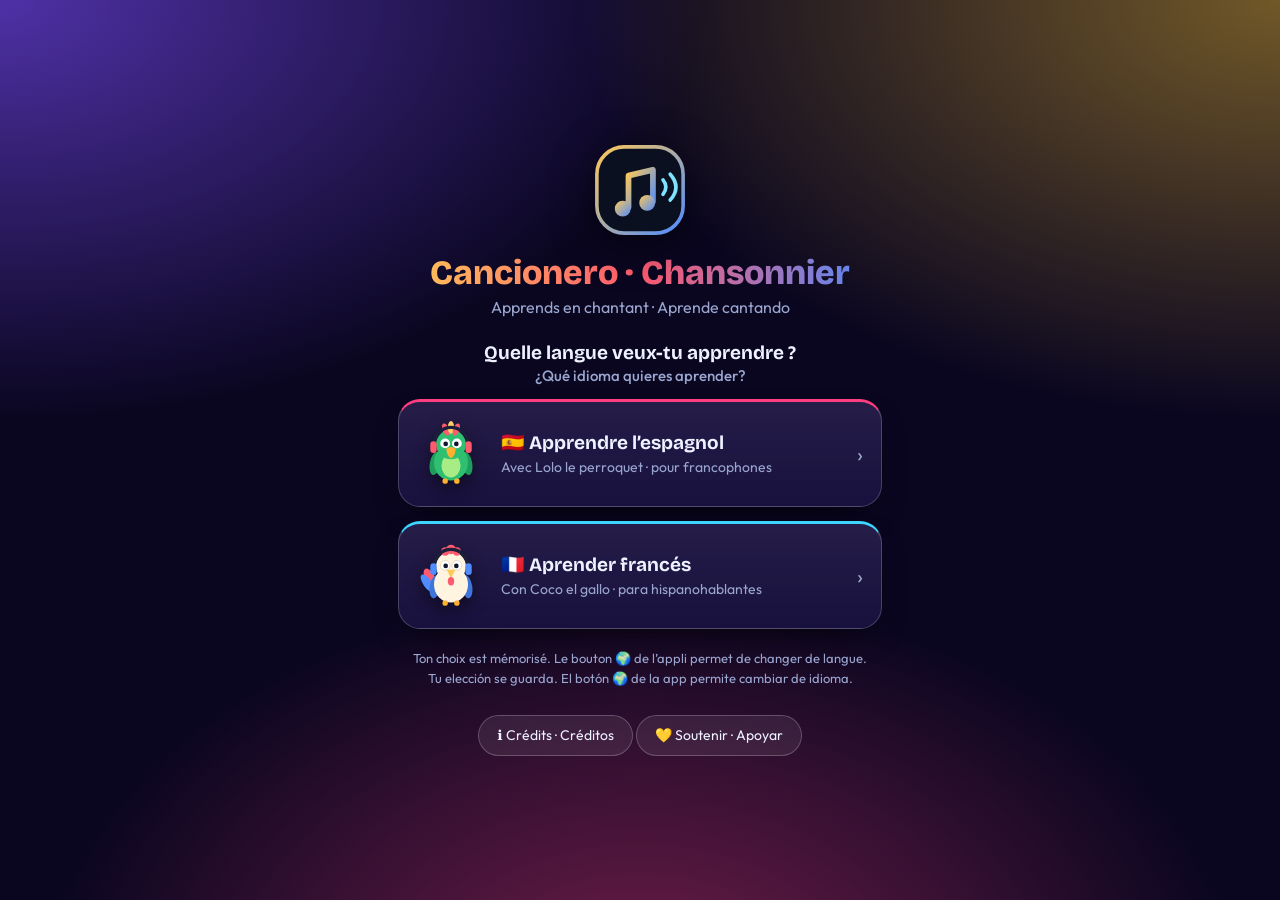
<file: index.html>
<!DOCTYPE html>
<html lang="fr">
<head>
<meta charset="utf-8">
<meta name="viewport" content="width=device-width, initial-scale=1, viewport-fit=cover">
<meta name="theme-color" content="#0b1020">
<script src="config.js"></script><link rel="manifest" href="manifest.webmanifest"><link rel="apple-touch-icon" href="icon-192.png">
<title>Cancionero · Chansonnier</title>
<link rel="preconnect" href="https://fonts.googleapis.com"><link href="https://fonts.googleapis.com/css2?family=Bricolage+Grotesque:opsz,wght@12..96,500;12..96,700;12..96,800&family=Outfit:wght@400;500;600&display=swap" rel="stylesheet">
<style>
:root{--bg:#0a0620;--sf:#18103d;--tx:#eef1ff;--mu:#9aa6cf;--bd:#3b2c7e;color-scheme:dark;box-sizing:border-box;padding-top:env(safe-area-inset-top,0px);padding-bottom:env(safe-area-inset-bottom,0px)}
*{box-sizing:border-box}html{height:100%}
body{margin:0;min-height:100%;display:grid;place-items:center;color:var(--tx);font:16px/1.5 'Outfit',system-ui,sans-serif;background:radial-gradient(700px 420px at 100% 0,rgba(255,201,51,.42),transparent),radial-gradient(700px 420px at 0 0,rgba(124,77,255,.6),transparent),radial-gradient(600px 400px at 50% 110%,rgba(255,61,129,.42),transparent),var(--bg)}
.w{width:100%;max-width:520px;padding:24px 18px;text-align:center}
.logo{width:92px;height:92px;filter:drop-shadow(0 10px 20px rgba(0,0,0,.5));animation:flt 3.5s ease-in-out infinite}
h1{font:800 34px 'Bricolage Grotesque',Georgia,serif;margin:10px 0 2px;background:linear-gradient(90deg,#ffc857,#ff5a6e,#4f8cff);-webkit-background-clip:text;background-clip:text;color:transparent}
.sub{color:var(--mu);margin:0 0 22px}
.q{font:700 19px 'Bricolage Grotesque',Georgia,serif;margin:0 0 14px}.q small{display:block;font:500 15px 'Outfit',sans-serif;color:var(--mu);margin-top:2px}
.lc{border-radius:26px;display:flex;align-items:center;gap:16px;text-align:left;padding:18px;margin:14px 0;background:linear-gradient(180deg,rgba(255,255,255,.06),transparent),var(--sf);border:1px solid rgba(255,255,255,.2);border-top:3px solid #ff3d81;border-radius:22px;color:var(--tx);text-decoration:none;box-shadow:0 14px 36px -18px #000;transition:transform .2s,border-color .2s;animation:up .6s backwards}
.lc:nth-of-type(2){animation-delay:.12s;border-top-color:#3dd6ff}.lc:hover,.lc:focus-visible{transform:translateY(-3px);border-color:#7c8cff}.lc:active{transform:scale(.97)}
.fl{width:68px;height:68px;flex:none;animation:flt 3.6s ease-in-out infinite}.fl svg{width:100%;height:100%;filter:drop-shadow(0 6px 8px rgba(0,0,0,.45))}.fl .eye{transform-box:fill-box;transform-origin:center;animation:blink 5s infinite}.lc:nth-of-type(2) .fl{animation-delay:-1.5s}@keyframes blink{0%,93%,100%{transform:scaleY(1)}96%{transform:scaleY(.1)}}.lc b{display:block;font:700 19px 'Bricolage Grotesque',Georgia,serif}.lc span{color:var(--mu);font-size:14px}.ar{margin-left:auto;font-size:22px;color:var(--mu)}
.note{color:var(--mu);font-size:13px;margin-top:20px}
@keyframes up{from{opacity:0;transform:translateY(16px)}to{opacity:1;transform:none}}@keyframes flt{0%,100%{transform:translateY(0) rotate(-3deg)}50%{transform:translateY(-6px) rotate(3deg)}}
@media (prefers-reduced-motion:reduce){*{animation:none!important;transition:none!important}}
.cr{margin-top:14px;background:rgba(255,255,255,.08);border:1px solid rgba(255,255,255,.22);color:var(--tx);padding:9px 18px;border-radius:99px;font:inherit;font-size:14px;cursor:pointer;transition:transform .2s}.cr:hover{transform:translateY(-2px)}
#crm{position:fixed;inset:0;z-index:50;background:rgba(5,2,20,.82);display:grid;place-items:center;padding:14px}#crm[hidden]{display:none}
#crm .p{width:100%;max-width:520px;max-height:100%;overflow:auto;background:linear-gradient(150deg,rgba(255,255,255,.1),rgba(255,255,255,.02)),var(--sf);border:1px solid rgba(255,255,255,.2);border-top:3px solid #ff3d81;border-radius:22px;padding:18px;text-align:left;animation:up .35s}
#crm h2{font:800 24px 'Bricolage Grotesque',Georgia,serif;margin:0}#crm h3{font:700 16px 'Bricolage Grotesque',Georgia,serif;margin:16px 0 4px;color:#ffc933}
#crm p,#crm li{font-size:14.5px;line-height:1.5;color:#e4defc;margin:4px 0}#crm ul{padding-left:18px;margin:4px 0}
#crm .top{display:flex;justify-content:space-between;align-items:center;gap:8px}#crm .lsw{display:flex;gap:6px;margin:10px 0 2px}
#crm .lsw button,#crm .x{border:1px solid rgba(255,255,255,.25);background:rgba(255,255,255,.07);color:var(--tx);border-radius:12px;padding:6px 12px;font:inherit;font-size:13px;cursor:pointer}
#crm .lsw button.on{background:linear-gradient(135deg,#7c4dff,#ff3d81);border-color:transparent}
#crm .ver{margin-top:14px;font-size:12px;color:var(--mu);text-align:center}
</style>
</head>
<body>
<main class="w">
<svg class="logo" viewBox="0 0 64 64" aria-label="Logo"><defs><linearGradient id="lg" x1="0" y1="0" x2="1" y2="1"><stop offset="0" stop-color="#ffc857"/><stop offset="1" stop-color="#4f8cff"/></linearGradient></defs><rect x="2" y="2" width="60" height="60" rx="19" fill="#0b1020" stroke="url(#lg)" stroke-width="2.5"/><path d="M24 44V22l17-4v22" fill="none" stroke="url(#lg)" stroke-width="4" stroke-linecap="round" stroke-linejoin="round"/><circle cx="20" cy="45" r="5.5" fill="url(#lg)"/><circle cx="37" cy="41" r="5.5" fill="url(#lg)"/><path d="M48 25q4 5 0 10" fill="none" stroke="#7de3ff" stroke-width="2.5" stroke-linecap="round"/><path d="M53 21q8 9 0 18" fill="none" stroke="#7de3ff" stroke-width="2.5" stroke-linecap="round"/></svg>
<h1>Cancionero · Chansonnier</h1>
<p class="sub">Apprends en chantant · Aprende cantando</p>
<p class="q">Quelle langue veux-tu apprendre ?<small>¿Qué idioma quieres aprender?</small></p>
<a class="lc" data-l="es" href="es/"><div class="fl"><svg viewBox='0 0 64 64' aria-label='Lolo'><ellipse cx='17' cy='41' rx='5' ry='11' fill='#1f9d5c' transform='rotate(10 17 41)'/><ellipse cx='47' cy='41' rx='5' ry='11' fill='#1f9d5c' transform='rotate(-10 47 41)'/><ellipse cx='32' cy='40' rx='16' ry='17' fill='#2fbf71'/><ellipse cx='32' cy='43' rx='9' ry='11' fill='#a8ec86'/><rect x='24' y='55' width='5' height='5' rx='2' fill='#ffb02e'/><rect x='35' y='55' width='5' height='5' rx='2' fill='#ffb02e'/><circle cx='32' cy='23' r='14' fill='#2fbf71'/><ellipse cx='27' cy='9' rx='3' ry='6' fill='#ff5a6e' transform='rotate(-20 27 9)'/><ellipse cx='32' cy='7' rx='3' ry='6' fill='#ffd166'/><ellipse cx='37' cy='9' rx='3' ry='6' fill='#ff5a6e' transform='rotate(20 37 9)'/><g class='eye'><circle cx='26.5' cy='22' r='4.6' fill='#fff'/><circle cx='37.5' cy='22' r='4.6' fill='#fff'/><circle cx='27' cy='22.5' r='2.2' fill='#10162b'/><circle cx='37' cy='22.5' r='2.2' fill='#10162b'/></g><path d='M27.5 27q4.5-3 9 0q-1 8-4.5 9q-3.5-1-4.5-9z' fill='#ffb02e'/><path d='M16 23a16 16 0 0 1 32 0' fill='none' stroke='#1b1f3a' stroke-width='3'/><rect x='12.5' y='20' width='6' height='11' rx='3' fill='#ff5a6e'/><rect x='45.5' y='20' width='6' height='11' rx='3' fill='#ff5a6e'/></svg></div><div><b>🇪🇸 Apprendre l’espagnol</b><span>Avec Lolo le perroquet · pour francophones</span></div><div class="ar">›</div></a>
<a class="lc" data-l="fr" href="fr/"><div class="fl"><svg viewBox='0 0 64 64' aria-label='Coco'><ellipse cx='13' cy='36' rx='5' ry='12' fill='#ff5a6e' transform='rotate(-25 13 36)'/><ellipse cx='10' cy='39' rx='4' ry='10' fill='#4f8cff' transform='rotate(-35 10 39)'/><ellipse cx='17' cy='42' rx='5' ry='11' fill='#3f74d8' transform='rotate(10 17 42)'/><ellipse cx='47' cy='42' rx='5' ry='11' fill='#3f74d8' transform='rotate(-10 47 42)'/><ellipse cx='32' cy='40' rx='16' ry='17' fill='#fff4e0'/><rect x='24' y='55' width='5' height='5' rx='2' fill='#ffb02e'/><rect x='35' y='55' width='5' height='5' rx='2' fill='#ffb02e'/><circle cx='32' cy='23' r='14' fill='#fff4e0'/><circle cx='26.5' cy='9' r='4' fill='#ff5a6e'/><circle cx='32' cy='7' r='4.5' fill='#ff5a6e'/><circle cx='37.5' cy='9' r='4' fill='#ff5a6e'/><g class='eye'><circle cx='26.5' cy='22' r='4.6' fill='#fff' stroke='#e4d6bd' stroke-width='.8'/><circle cx='37.5' cy='22' r='4.6' fill='#fff' stroke='#e4d6bd' stroke-width='.8'/><circle cx='27' cy='22.5' r='2.2' fill='#10162b'/><circle cx='37' cy='22.5' r='2.2' fill='#10162b'/></g><path d='M28 26h8l-4 8z' fill='#ffc857'/><ellipse cx='32' cy='37' rx='3' ry='4' fill='#ff5a6e'/><path d='M16 23a16 16 0 0 1 32 0' fill='none' stroke='#1b1f3a' stroke-width='3'/><rect x='12.5' y='20' width='6' height='11' rx='3' fill='#4f8cff'/><rect x='45.5' y='20' width='6' height='11' rx='3' fill='#4f8cff'/></svg></div><div><b>🇫🇷 Aprender francés</b><span>Con Coco el gallo · para hispanohablantes</span></div><div class="ar">›</div></a>
<p class="note">Ton choix est mémorisé. Le bouton 🌍 de l’appli permet de changer de langue.<br>Tu elección se guarda. El botón 🌍 de la app permite cambiar de idioma.</p>
<button class="cr" onclick="openCr()">ℹ️ Crédits · Créditos</button> <a class="cr" id="donb" href="#" target="_blank" rel="noopener" style="display:none;text-decoration:none">💛 Soutenir · Apoyar</a>
</main>
<div id="crm" hidden><div class="p" role="dialog" aria-modal="true"><div class="top"><h2 id="crt">Crédits</h2><button class="x" onclick="closeCr()" aria-label="Fermer">✕</button></div><div class="lsw"><button data-l="fr" onclick="crLang('fr')">Français</button><button data-l="es" onclick="crLang('es')">Español</button></div><div id="crb"></div></div></div>
<script>
(function(){let l=null;try{l=localStorage.getItem('lang')}catch(e){}
if(location.hash!=='#choose'&&(l==='es'||l==='fr')){location.replace(l+'/');return}
document.querySelectorAll('a[data-l]').forEach(a=>a.addEventListener('click',()=>{try{localStorage.setItem('lang',a.dataset.l)}catch(e){}}));
if('serviceWorker' in navigator&&location.protocol==='https:')navigator.serviceWorker.register('sw.js').catch(()=>{});})();
</script>
<script>
/* Écris ton nom ici pour l’afficher dans les crédits : */
const CREATEUR='';
const CR={
fr:{t:'Crédits',s:[
['👤 Qui ?','Conçue et dirigée par '+(CREATEUR||'le créateur de l’app')+', développée avec <b>Claude</b> (Claude Sonnet 5.5), l’assistant IA d’Anthropic. Les mascottes Lolo 🦜 et Coco 🐓, le logo, les animations et les thèmes ont été créés spécialement pour cette appli.'],
['🛠️ Comment ?','Tout a été construit depuis un téléphone Android, en discutant avec Claude : Claude écrit le code, le créateur le teste, demande des changements, puis publie. Les versions sont sauvegardées sur GitHub, le site est hébergé sur Vercel, et les commandes sont lancées depuis Termux.'],
['🧰 Avec quoi ?','<ul><li>HTML, CSS et JavaScript, sans framework</li><li>Voix de l’appareil (Web Speech), bruitages synthétisés (Web Audio) et micro (MediaRecorder)</li><li>Données enregistrées sur ton appareil (localStorage) et mode hors ligne (service worker)</li><li>Polices Google Fonts : Bricolage Grotesque et Outfit</li><li>Services tiers : LRCLIB et lyrics.ovh (paroles), MyMemory (traduction automatique), noembed et oEmbed (titres), lecteurs YouTube, Spotify, SoundCloud et Deezer</li></ul>'],
['💡 Pourquoi ?','Parce que la musique est l’une des meilleures façons d’apprendre une langue : on retient les mots, la prononciation et la culture sans s’en rendre compte. L’idée : un outil gratuit, sans compte et sans publicité, qui rapproche francophones et hispanophones, chacun apprenant la langue de l’autre.'],
['⚖️ À savoir','Les paroles appartiennent à leurs auteurs et ayants droit : l’appli n’en fournit aucune. Tu les saisis toi-même ou elles sont récupérées auprès de services tiers, pour un usage d’étude personnel. Les traductions automatiques sont approximatives. Le test de niveau est indicatif, inspiré du CECRL, et ne remplace pas un examen officiel (DELE, DELF…). Les marques citées appartiennent à leurs propriétaires.']]},
es:{t:'Créditos',s:[
['👤 ¿Quién?','Concebida y dirigida por '+(CREATEUR||'el creador de la app')+', desarrollada con <b>Claude</b> (Claude Sonnet 5.5), el asistente de IA de Anthropic. Las mascotas Lolo 🦜 y Coco 🐓, el logo, las animaciones y los temas se crearon especialmente para esta app.'],
['🛠️ ¿Cómo?','Todo se construyó desde un teléfono Android, conversando con Claude: Claude escribe el código, el creador lo prueba, pide cambios y lo publica. Las versiones se guardan en GitHub, el sitio está alojado en Vercel y los comandos se ejecutan desde Termux.'],
['🧰 ¿Con qué?','<ul><li>HTML, CSS y JavaScript, sin framework</li><li>Voz del dispositivo (Web Speech), sonidos sintetizados (Web Audio) y micrófono (MediaRecorder)</li><li>Datos guardados en tu dispositivo (localStorage) y modo sin conexión (service worker)</li><li>Fuentes de Google Fonts: Bricolage Grotesque y Outfit</li><li>Servicios de terceros: LRCLIB y lyrics.ovh (letras), MyMemory (traducción automática), noembed y oEmbed (títulos), reproductores de YouTube, Spotify, SoundCloud y Deezer</li></ul>'],
['💡 ¿Por qué?','Porque la música es una de las mejores formas de aprender un idioma: se retienen las palabras, la pronunciación y la cultura sin darse cuenta. La idea: una herramienta gratuita, sin cuenta y sin publicidad, que acerca a hispanohablantes y francófonos, cada uno aprendiendo el idioma del otro.'],
['⚖️ Ten en cuenta','Las letras pertenecen a sus autores y titulares de derechos: la app no ofrece ninguna. Tú las escribes o se obtienen de servicios de terceros, para uso de estudio personal. Las traducciones automáticas son aproximadas. La prueba de nivel es orientativa, inspirada en el MCER, y no sustituye a un examen oficial (DELE, DELF…). Las marcas citadas pertenecen a sus propietarios.']]}};
(function(){var c=window.APPCFG;if(c&&c.donateUrl&&/^https?:\/\//i.test(c.donateUrl)){var a=document.getElementById('donb');a.href=c.donateUrl;a.style.display='inline-block'}})();
let crL=(navigator.language||'fr').toLowerCase().startsWith('es')?'es':'fr';
function crLang(l){crL=l;document.getElementById('crt').textContent=CR[l].t;document.getElementById('crb').innerHTML=CR[l].s.map(x=>'<h3>'+x[0]+'</h3><p>'+x[1]+'</p>').join('')+'<div class="ver">Cancionero · Chansonnier · v2.8</div>';
 document.querySelectorAll('#crm .lsw button').forEach(b=>b.classList.toggle('on',b.dataset.l===l))}
function openCr(){crLang(crL);document.getElementById('crm').hidden=false}
function closeCr(){document.getElementById('crm').hidden=true}
document.getElementById('crm').addEventListener('click',e=>{if(e.target.id==='crm')closeCr()});
document.addEventListener('keydown',e=>{if(e.key==='Escape')closeCr()});
</script>
</body>
</html>
</file>
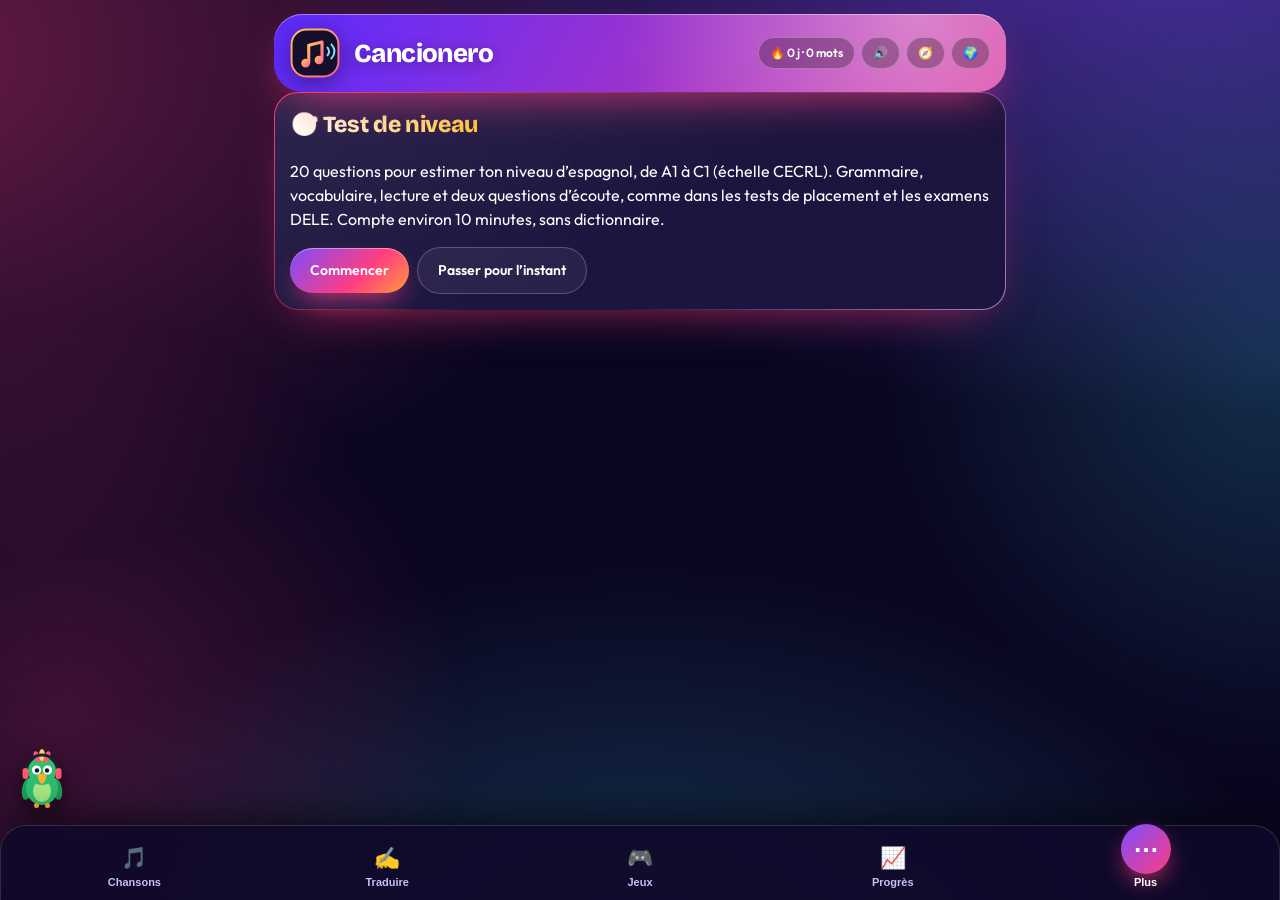
<file: es/index.html>
<!DOCTYPE html>
<html lang="fr">
<head>
<meta charset="utf-8">
<meta name="viewport" content="width=device-width, initial-scale=1, viewport-fit=cover">
<link rel="manifest" href="../manifest.webmanifest"><meta name="theme-color" content="#0e0a1f"><link rel="apple-touch-icon" href="../icon-192.png">
<title>Cancionero – Apprendre l’espagnol en chansons</title>
<link rel="preconnect" href="https://fonts.googleapis.com"><link href="https://fonts.googleapis.com/css2?family=DM+Sans:wght@400;500;700&family=Fraunces:opsz,wght@9..144,600;9..144,800&display=swap" rel="stylesheet">
<style>
:root{--bg:#fbf6ee;--sf:#fff;--tx:#2a2118;--mu:#7a6c5d;--ac:#c8452b;--ac2:#f2b134;--ok:#2f8f5b;--bd:#e6dccb;--bad:#c0392b;color-scheme:light;box-sizing:border-box;padding-top:env(safe-area-inset-top,0px);padding-bottom:env(safe-area-inset-bottom,0px)}
@media (prefers-color-scheme:dark){:root:not([data-theme="light"]){--bg:#1c1713;--sf:#27201a;--tx:#f3eadd;--mu:#a89a88;--ac:#ef6a4d;--ac2:#f2b134;--ok:#4cc07f;--bd:#3a3128;--bad:#ef6a5d;color-scheme:dark}}
:root[data-theme="dark"]{--bg:#1c1713;--sf:#27201a;--tx:#f3eadd;--mu:#a89a88;--ac:#ef6a4d;--ac2:#f2b134;--ok:#4cc07f;--bd:#3a3128;--bad:#ef6a5d;color-scheme:dark}
*{box-sizing:border-box}html{scroll-padding-top:env(safe-area-inset-top,0px)}
body{margin:0;background:var(--bg);color:var(--tx);font:16px/1.5 system-ui,-apple-system,"Segoe UI",sans-serif}
.wrap{max-width:760px;margin:0 auto;padding:16px}
header{display:flex;justify-content:space-between;align-items:center;gap:8px;flex-wrap:wrap}
h1{font:700 26px Georgia,"Times New Roman",serif;margin:0;color:var(--ac)}
.stats{font-size:13px;color:var(--mu)}
nav{display:flex;gap:6px;overflow-x:auto;margin:14px 0;padding-bottom:4px}
nav button{white-space:nowrap;border:1px solid var(--bd);background:var(--sf);color:var(--tx);padding:8px 14px;border-radius:99px;cursor:pointer;font-size:14px}
nav button.on{background:var(--ac);color:#fff;border-color:var(--ac)}
.card{background:var(--sf);border:1px solid var(--bd);border-radius:14px;padding:14px;margin-bottom:12px}
input,textarea,select{width:100%;font:inherit;color:var(--tx);background:var(--bg);border:1px solid var(--bd);border-radius:10px;padding:9px;margin:4px 0}
textarea{min-height:90px;resize:vertical}
button.b{border:0;background:var(--ac);color:#fff;padding:9px 14px;border-radius:10px;cursor:pointer;font:inherit;font-size:14px}
button.g{background:transparent;color:var(--tx);border:1px solid var(--bd)}
button.sm{padding:5px 10px;font-size:13px}
.row{display:flex;gap:8px;flex-wrap:wrap;align-items:center}
.mu{color:var(--mu);font-size:13px}
.es{font:20px/1.6 Georgia,serif}
.w{cursor:pointer;border-radius:4px;padding:0 1px}.w:hover{background:var(--ac2);color:#2a2118}
.ref{margin-top:6px;padding:8px;border-left:3px solid var(--ac2);background:var(--bg);border-radius:6px}
.bar{height:8px;background:var(--bd);border-radius:9px;overflow:hidden;margin:8px 0}.bar i{display:block;height:100%;background:var(--ok)}
.tag{font-size:11px;padding:2px 8px;border-radius:99px;background:var(--ac2);color:#2a2118}
.pop{position:sticky;bottom:8px;border:2px solid var(--ac);box-shadow:0 6px 24px rgba(0,0,0,.25)}
.cl input{display:inline-block;width:auto;min-width:70px;max-width:130px;padding:2px 6px;margin:0 2px;font:18px Georgia,serif}
.cl input.ok{border-color:var(--ok);color:var(--ok)}.cl input.ko{border-color:var(--bad);color:var(--bad)}
.big{font:30px Georgia,serif;text-align:center;padding:26px 8px}
a{color:var(--ac)}
:root{--bg:#fff6e8;--sf:#fffdf8;--tx:#2b1d16;--mu:#8a7566;--ac:#d9482b;--ac2:#f4a82b;--ok:#2f9468;--bd:#f0e0c8}
@media (prefers-color-scheme:dark){:root:not([data-theme="light"]){--bg:#17110e;--sf:#241b16;--tx:#f6ecdf;--mu:#ad9d8b;--ac:#f0694a;--bd:#3a2e25}}
:root[data-theme="dark"]{--bg:#17110e;--sf:#241b16;--tx:#f6ecdf;--mu:#ad9d8b;--ac:#f0694a;--bd:#3a2e25}
body{font-family:'DM Sans',system-ui,sans-serif;background:radial-gradient(900px 400px at 85% -5%,rgba(244,168,43,.28),transparent),radial-gradient(700px 400px at -10% 10%,rgba(217,72,43,.18),transparent),var(--bg);background-attachment:fixed}
header{background:linear-gradient(135deg,#d9482b,#f4a82b);color:#fff;border-radius:24px;padding:22px;box-shadow:0 12px 30px -10px rgba(217,72,43,.5);position:relative;overflow:hidden}
header:after{content:'♪ ♫ ♬';position:absolute;right:16px;top:-8px;font-size:64px;opacity:.15;letter-spacing:6px}
h1,.ttl{font-family:Fraunces,Georgia,serif;font-weight:800;letter-spacing:-.5px}
h1{color:#fff;font-size:30px}
.stats{color:#fff;background:rgba(255,255,255,.22);padding:6px 12px;border-radius:99px;backdrop-filter:blur(6px);font-weight:500}
nav{position:sticky;top:env(safe-area-inset-top,0px);z-index:5;background:color-mix(in srgb,var(--bg) 80%,transparent);backdrop-filter:blur(10px);padding:10px 0;margin:8px 0}
nav button{border-radius:14px;font-weight:500;transition:.2s;box-shadow:0 1px 2px rgba(0,0,0,.05)}
nav button.on{background:linear-gradient(135deg,var(--ac),var(--ac2));border:0;box-shadow:0 6px 14px -4px rgba(217,72,43,.5)}
.card{border-radius:20px;border:1px solid var(--bd);box-shadow:0 8px 24px -14px rgba(90,50,20,.35);transition:transform .2s}
.card:hover{transform:translateY(-1px)}
button.b{background:linear-gradient(135deg,var(--ac),#e8702a);border-radius:12px;font-weight:500;box-shadow:0 4px 10px -3px rgba(217,72,43,.5)}
button.b.g{background:transparent;box-shadow:none;color:var(--tx)}
.es{font-family:Fraunces,Georgia,serif;font-weight:600}
.w:hover{background:var(--ac2)}
input,textarea,select{border-radius:12px;background:var(--bg)}
input:focus,textarea:focus,select:focus{outline:2px solid var(--ac2);border-color:transparent}
.ttl{font-size:20px}.add{border:2px dashed var(--ac2);background:color-mix(in srgb,var(--ac2) 8%,var(--sf))}
.cov{width:54px;height:54px;border-radius:16px;display:grid;place-items:center;color:#fff;font-size:24px;flex:none;box-shadow:0 6px 14px -6px rgba(0,0,0,.4)}
.sg{display:flex;gap:14px;align-items:center;justify-content:space-between;flex-wrap:wrap}.sg>div:first-child{display:flex;gap:14px;align-items:center;min-width:0}
.chips{display:flex;gap:6px;flex-wrap:wrap;margin:8px 0}.chips a{text-decoration:none;font-size:13px;padding:5px 11px;border-radius:99px;background:var(--bg);border:1px solid var(--bd);color:var(--tx)}
.chips a:hover{border-color:var(--ac)}
:root:root:root{--bg:#0e0a1f;--sf:#181230;--tx:#f2ecff;--mu:#a79bc9;--ac:#ff5c9d;--ac2:#ffc857;--ok:#35e0b0;--bd:#2d2552;--bad:#ff6b7a;color-scheme:dark}
body{background:radial-gradient(800px 420px at 90% -8%,rgba(124,58,237,.45),transparent),radial-gradient(700px 420px at -10% 8%,rgba(255,92,157,.28),transparent),radial-gradient(600px 500px at 50% 110%,rgba(46,230,197,.15),transparent),var(--bg);background-attachment:fixed}
header{background:linear-gradient(135deg,#6d28d9,#db2777 60%,#f59e0b);box-shadow:0 14px 40px -12px rgba(219,39,119,.6)}
nav{background:color-mix(in srgb,var(--bg) 75%,transparent)}
nav button{background:var(--sf);border-color:var(--bd);color:var(--tx)}
nav button.on{background:linear-gradient(135deg,#8b5cf6,#ff5c9d);box-shadow:0 6px 18px -4px rgba(255,92,157,.6)}
.card{background:linear-gradient(180deg,rgba(255,255,255,.05),transparent),var(--sf);box-shadow:0 10px 30px -16px #000}
button.b{background:linear-gradient(135deg,#8b5cf6,#ff5c9d);box-shadow:0 6px 16px -6px rgba(255,92,157,.7)}
.add{border-color:#8b5cf6;background:color-mix(in srgb,#8b5cf6 12%,var(--sf))}
.es{color:#fff}.w:hover,.tag{color:#1a1230}
.ref{background:rgba(139,92,246,.14);border-left-color:var(--ac)}
.bar i{background:linear-gradient(90deg,#35e0b0,#8b5cf6)}
::placeholder{color:#7d72a3}a{color:#7de3ff}.chips a{color:var(--tx)}
.ph{font-style:italic;color:#7de3ff;margin-top:6px;font-size:15px}
@keyframes up{from{opacity:0;transform:translateY(16px)}to{opacity:1;transform:none}}
@keyframes flow{0%{background-position:0 50%}50%{background-position:100% 50%}100%{background-position:0 50%}}
@keyframes flt{0%,100%{transform:translateY(0) rotate(-3deg)}50%{transform:translateY(-6px) rotate(3deg)}}
@keyframes wv{0%,100%{opacity:.15}50%{opacity:1}}
@keyframes pop{0%{transform:scale(.8);opacity:0}60%{transform:scale(1.06)}100%{transform:scale(1);opacity:1}}
@keyframes drift{0%{transform:translateY(105vh) rotate(0);opacity:0}10%{opacity:.35}90%{opacity:.25}100%{transform:translateY(-12vh) rotate(40deg);opacity:0}}
@keyframes fall{to{transform:translateY(110vh) rotate(540deg)}}
@keyframes grow{from{width:0}}@keyframes out{to{opacity:0;visibility:hidden}}
header{background-size:220% 220%;animation:flow 10s ease infinite}
header>*{position:relative;z-index:1}
.brand{display:flex;gap:14px;align-items:center}.brand small{display:block;opacity:.92;font-size:13px}
.logo{width:60px;height:60px;flex:none;filter:drop-shadow(0 6px 12px rgba(0,0,0,.4));animation:flt 3.5s ease-in-out infinite}
.wv1{animation:wv 1.6s infinite}.wv2{animation:wv 1.6s .4s infinite}
.wrap{position:relative;z-index:1}
.notes{position:fixed;inset:0;pointer-events:none;overflow:hidden;z-index:0}.notes span{position:absolute;bottom:0;color:var(--ac);opacity:0;animation:drift linear infinite}
.card{animation:up .5s backwards}
#v>*:nth-child(2){animation-delay:.06s}#v>*:nth-child(3){animation-delay:.12s}#v>*:nth-child(4){animation-delay:.18s}#v>*:nth-child(5){animation-delay:.24s}#v>*:nth-child(n+6){animation-delay:.3s}
nav button{transition:transform .2s,box-shadow .2s}nav button:hover{transform:translateY(-2px)}nav button.on{animation:pop .35s}
button.b{transition:transform .15s,filter .15s}button.b:hover{transform:translateY(-2px);filter:brightness(1.12)}button:active{transform:scale(.95)}
.w{display:inline-block;transition:transform .15s,background .15s}.w:hover{transform:translateY(-2px) scale(1.08)}
.cov{transition:transform .3s}.card:hover .cov{transform:rotate(-7deg) scale(1.1)}
.bar i{animation:grow .9s cubic-bezier(.2,.8,.2,1) backwards}
.big{animation:pop .4s}.pop{animation:up .3s}
.splash{position:fixed;inset:0;z-index:100;display:grid;place-content:center;justify-items:center;gap:14px;background:var(--bg);animation:out .6s 1.4s forwards}
.splash .logo{width:120px;height:120px;animation:pop .8s,flt 3s .8s infinite}.splash b{font:800 36px Fraunces,Georgia,serif;background:linear-gradient(90deg,#ffc857,#ff5c9d);-webkit-background-clip:text;background-clip:text;color:transparent;animation:up .8s .3s backwards}
@media (prefers-reduced-motion:reduce){*{animation:none!important;transition:none!important}}
header{padding:14px 16px;border-radius:20px}header:after,.brand small{display:none}h1{font-size:24px}.logo{width:44px;height:44px}
.stats{font-size:12px;padding:4px 10px}
nav{position:sticky;top:calc(env(safe-area-inset-top,0px) + 6px);background:rgba(24,18,48,.78);backdrop-filter:blur(12px);border:1px solid var(--bd);border-radius:18px;padding:5px;margin:10px 0;gap:4px;overflow:hidden}
nav button{flex:1;padding:9px 4px;border:0;background:transparent;border-radius:13px;font-size:13.5px;box-shadow:none}
.card{padding:12px;margin-bottom:10px}
.addr{flex-wrap:nowrap;align-items:stretch}#nl{margin:0;min-height:46px;height:46px;resize:none;flex:1}
.song{flex-wrap:nowrap;cursor:default}.song>div:first-child{flex:1;cursor:pointer}.cov{width:44px;height:44px;font-size:20px;border-radius:13px}
.tx{min-width:0}.tx b{display:block;font-size:17px;overflow:hidden;text-overflow:ellipsis;white-space:nowrap}
.ic{gap:6px;flex-wrap:nowrap}.ib{min-width:34px;height:34px;padding:0 8px;display:grid;place-items:center;border:1px solid var(--bd);border-radius:10px;background:transparent;color:var(--tx);text-decoration:none;font:inherit;font-size:14px;cursor:pointer}
.tp{color:#ffc857}.tr{color:#ff5c9d;letter-spacing:1px}.rr summary{cursor:pointer;font-weight:700}.rl{margin:10px 0}.rr .ib{display:inline-grid;height:30px;margin:2px 4px 2px 0}
nav{overflow-x:auto;scrollbar-width:none}nav::-webkit-scrollbar{display:none}nav button{flex:0 0 auto;padding:9px 13px}
details.card summary{cursor:pointer}details.card[open] summary{margin-bottom:8px}.lg ul{margin:6px 0 0;padding-left:18px}.lg li{margin:3px 0}
.qo{display:block;width:100%;text-align:left;margin:8px 0;padding:13px 14px;font-size:15px}
#dock{position:fixed;left:0;right:0;margin:0 auto;bottom:0;width:100%;max-width:760px;z-index:50;background:var(--sf);border:1px solid var(--bd);border-radius:18px 18px 0 0;box-shadow:0 -10px 30px -10px #000;padding:8px 10px calc(8px + env(safe-area-inset-bottom,0px))}
#dock .dh{display:flex;justify-content:space-between;align-items:center;gap:8px;margin-bottom:6px}#dock .dh b{overflow:hidden;text-overflow:ellipsis;white-space:nowrap;font-size:15px}
#dock iframe{width:100%;height:210px;border:0;border-radius:12px;display:block;background:#000}
#dock.min iframe{height:1px;opacity:0;pointer-events:none;margin:0}
body.dk .wrap{padding-bottom:300px}body.dk.mn .wrap{padding-bottom:90px}
.wrap{padding-bottom:84px}
#mas{position:fixed;left:10px;bottom:calc(10px + env(safe-area-inset-bottom,0px));z-index:40;display:flex;align-items:flex-end;gap:6px;pointer-events:none}#mas>*{pointer-events:auto}
#mm{width:58px;height:58px;padding:0;border:0;background:none;cursor:pointer;animation:flt 3.6s ease-in-out infinite;filter:drop-shadow(0 6px 10px rgba(0,0,0,.5))}
#mm .eye{transform-box:fill-box;transform-origin:center;animation:blink 5s infinite}@keyframes blink{0%,93%,100%{transform:scaleY(1)}96%{transform:scaleY(.1)}}
#mb{max-width:min(250px,62vw);background:#fff;color:#1a1a2e;border-radius:16px 16px 16px 4px;padding:9px 11px;font-size:13.5px;line-height:1.35;box-shadow:0 8px 24px -8px #000;animation:pop .3s}#mb[hidden]{display:none}
#mb .ib{color:#1a1a2e;border-color:#c8cce0;height:28px;min-width:0;font-size:12px;margin:4px 4px 0 0}
body.dk #mas{bottom:calc(235px + env(safe-area-inset-bottom,0px))}body.dk.mn #mas{bottom:calc(72px + env(safe-area-inset-bottom,0px))}
</style>
<link rel="stylesheet" href="../skin.css">
</head>
<body>
<div class="wrap">
<header><div class="brand"><svg class="logo" viewBox="0 0 64 64" aria-label="Logo Cancionero"><defs><linearGradient id="lg" x1="0" y1="0" x2="1" y2="1"><stop offset="0" stop-color="#ffc857"/><stop offset="1" stop-color="#ff5c9d"/></linearGradient></defs><rect x="2" y="2" width="60" height="60" rx="19" fill="#150f2b" stroke="url(#lg)" stroke-width="2.5"/><path d="M24 44V22l17-4v22" fill="none" stroke="url(#lg)" stroke-width="4" stroke-linecap="round" stroke-linejoin="round"/><circle cx="20" cy="45" r="5.5" fill="url(#lg)"/><circle cx="37" cy="41" r="5.5" fill="url(#lg)"/><path class="wv1" d="M48 25q4 5 0 10" fill="none" stroke="#7de3ff" stroke-width="2.5" stroke-linecap="round"/><path class="wv2" d="M53 21q8 9 0 18" fill="none" stroke="#7de3ff" stroke-width="2.5" stroke-linecap="round"/></svg><div><h1>Cancionero</h1><small>Apprends l’espagnol en chantant</small></div></div><div class="row" style="gap:6px;flex-wrap:nowrap"><div class="stats" id="st"></div><a class="stats" href="../#choose" style="text-decoration:none" title="Changer de langue">🌍</a></div></header>
<nav id="nav"></nav>
<main id="v"></main>
</div>
<script src="../themes.js"></script>
<script src="../extras.js"></script>
<script src="../skin.js"></script>
<script src="../sfx.js"></script>
<script src="../tour.js"></script>
<script src="../config.js"></script>
<script src="../premium.js"></script>
<script src="../donate.js"></script>
<script>
const TABS=[['songs','Chansons'],['tr','Traduire'],['cl','Trous'],['voc','Vocabulaire'],['rev','Réviser']];
let tab='songs',S={songs:[],vocab:[],streak:0,last:'',ex:0},cur=null,pop=null,card=null,show=false,clz=null;
const mem={};
function ld(){try{const r=localStorage.getItem('cancionero');if(r)S=Object.assign(S,JSON.parse(r))}catch(e){}
 if(!S.songs.length)S.songs.push({id:1,title:'Exemple original : Después de la chamba',artist:'Texte de démo (Mexique)',link:'',lines:[
 ['¿Qué onda, wey? Hoy ando bien cansado,','Quoi de neuf, mec ? Aujourd’hui je suis vraiment crevé,'],
 ['me quedé en la chamba hasta las ocho.','je suis resté au boulot jusqu’à huit heures.'],
 ['No te preocupes, todo está chido,','Ne t’inquiète pas, tout est cool,'],
 ['mañana nos vemos y echamos un taco.','demain on se voit et on mange un taco.']].map(l=>({es:l[0],fr:l[1]})),rate:{},my:{}})}
function sv(){try{localStorage.setItem('cancionero',JSON.stringify(S))}catch(e){}}
const esc=s=>String(s).replace(/[&<>"]/g,c=>({'&':'&amp;','<':'&lt;','>':'&gt;','"':'&quot;'}[c]));
const norm=s=>s.toLowerCase().normalize('NFD').replace(/[\u0300-\u036f]/g,'').replace(/[^a-zñ]/g,'');
const today=()=>new Date().toISOString().slice(0,10);
function tick(){const t=today();if(S.last!==t){const y=new Date(Date.now()-864e5).toISOString().slice(0,10);S.streak=S.last===y?S.streak+1:1;S.last=t}S.ex++;sv()}
function head(){document.getElementById('st').textContent='🔥 '+S.streak+' j · '+S.vocab.length+' mots · '+S.ex+' exercices';
 document.getElementById('nav').innerHTML=TABS.map(t=>`<button class="${t[0]==tab?'on':''}" onclick="go('${t[0]}')">${t[1]}</button>`).join('')}
function go(t){tab=t;pop=null;card=null;show=false;draw()}
function song(){return S.songs.find(s=>s.id==cur)||S.songs[0]}
function picker(){return `<select onchange="cur=this.value;clz=null;draw()">${S.songs.map(s=>`<option value="${s.id}" ${s.id==song().id?'selected':''}>${esc(s.title)}</option>`).join('')}</select>`}
function words(l){return l.split(/([\p{L}’'-]+)/u).map((p,i)=>i%2?`<span class="w" onclick="wp(this.textContent)">${esc(p)}</span>`:esc(p)).join('')}
function wp(w,c){pop={w:w.replace(/^[-’']+|[-’']+$/g,'').toLowerCase()};draw(true)}
function dict(w){const q=encodeURIComponent(w);return `<a href="https://www.wordreference.com/esfr/${q}" target="_blank" rel="noopener">WordReference</a> · <a href="https://www.linguee.fr/francais-espagnol/search?query=${q}" target="_blank" rel="noopener">Linguee</a> · <a href="https://www.google.com/search?q=${q}+significado+jerga" target="_blank" rel="noopener">argot ?</a>`}
function popup(){if(!pop)return'';return `<div class="card pop"><b class="es">${esc(pop.w)}</b><div class="mu">${dict(pop.w)}</div>
<input id="pm" placeholder="Sens en français"><div class="row"><select id="pt" style="width:auto"><option value="mot">Mot</option><option value="expression">Expression</option><option value="argot">Argot / familier</option></select>
<button class="b" onclick="addv()">Ajouter</button><button class="b g" onclick="pop=null;draw(true)">Fermer</button></div></div>`}
function addv(){const m=document.getElementById('pm').value.trim();if(!m)return;
 S.vocab.push({id:Date.now(),w:pop.w,tr:m,t:document.getElementById('pt').value,src:song().title,box:0,due:today()});pop=null;tick();draw(true)}
function draw(keep){head();const y=window.scrollY;document.getElementById('v').innerHTML=({songs:vSongs,tr:vTr,cl:vCl,voc:vVoc,rev:vRev})[tab]();if(keep)window.scrollTo(0,y)}
function vSongs(){return S.songs.map(s=>`<div class="card"><div class="row" style="justify-content:space-between"><div><b>${esc(s.title)}</b><div class="mu">${esc(s.artist)} · ${s.lines.length} lignes</div></div>
<div class="row"><button class="b sm" onclick="cur=${s.id};go('tr')">Traduire</button>${s.link?`<a href="${esc(s.link)}" target="_blank" rel="noopener">▶ Écouter</a>`:''}<button class="b g sm" onclick="dels(${s.id})">✕</button></div></div></div>`).join('')+
`<div class="card"><b>Ajouter une chanson</b><p class="mu">Colle les paroles de ta chanson préférée (récupérées sur un site de paroles légal). Astuce : choisis des styles natifs : reggaetón, cumbia, rap, corridos, rock latino…</p>
<input id="n1" placeholder="Titre"><input id="n2" placeholder="Artiste"><input id="n3" placeholder="Lien pour écouter (YouTube, Spotify…) – optionnel">
<textarea id="n4" placeholder="Paroles en espagnol (une ligne par vers)"></textarea>
<textarea id="n5" placeholder="Traduction de référence (optionnel, même nombre de lignes) pour t’auto-corriger"></textarea>
<button class="b" onclick="adds()">Enregistrer</button></div>`}
function adds(){const g=i=>document.getElementById('n'+i).value;const es=g(4).split('\n').map(x=>x.trim()).filter(Boolean),fr=g(5).split('\n').map(x=>x.trim()).filter(Boolean);
 if(!g(1).trim()||!es.length){alert('Il faut au moins un titre et des paroles.');return}
 const s={id:Date.now(),title:g(1).trim(),artist:g(2).trim()||'—',link:g(3).trim(),lines:es.map((e,i)=>({es:e,fr:fr.length==es.length?fr[i]:''})),rate:{},my:{}};
 S.songs.push(s);cur=s.id;tick();go('tr')}
function dels(id){if(confirm('Supprimer cette chanson ?')){S.songs=S.songs.filter(s=>s.id!=id);if(!S.songs.length)ld();sv();draw()}}
function vTr(){const s=song(),n=Object.keys(s.rate).length;
 return picker()+`<p class="mu">Clique sur un mot pour le noter dans ton vocabulaire. Traduis chaque vers à ta façon, puis compare.</p><div class="bar"><i style="width:${n/s.lines.length*100}%"></i></div>`+
 s.lines.map((l,i)=>`<div class="card"><div class="es">${words(l.es)}</div>
 <textarea style="min-height:48px" placeholder="Ta traduction…" oninput="song().my[${i}]=this.value;sv()">${esc(s.my[i]||'')}</textarea>
 <div class="row"><button class="b g sm" onclick="rv(${i})">Voir la traduction</button><span class="mu">Auto-évaluation :</span>
 ${[['✓','ok'],['~','mid'],['✗','ko']].map(r=>`<button class="b sm ${s.rate[i]==r[1]?'':'g'}" onclick="rt(${i},'${r[1]}')">${r[0]}</button>`).join('')}</div>
 <div id="r${i}"></div></div>`).join('')+popup()}
function rv(i){const l=song().lines[i];document.getElementById('r'+i).innerHTML=`<div class="ref">${l.fr?esc(l.fr):'<span class="mu">Pas de traduction de référence. Compare avec : '+dict(l.es)+'</span>'}</div>`}
function rt(i,r){song().rate[i]=r;tick();draw(true)}
function vCl(){const s=song();
 if(!clz)clz={lv:30,res:false};
 const html=s.lines.map((l,i)=>`<div class="card cl es">${l.es.split(/([\p{L}’'-]+)/u).map((p,k)=>{if(k%2&&p.length>3&&clz.mask(i,k)){return `<input data-a="${esc(p)}" size="${p.length}" autocapitalize="off" autocomplete="off">`}return esc(p)}).join('')}</div>`).join('');
 return picker()+`<div class="card"><div class="row"><span>Difficulté : <b id="lv">${clz.lv}</b> % de mots cachés</span><input type="range" min="10" max="80" value="${clz.lv}" style="width:140px" onchange="clz.lv=+this.value;clz.seed=null;draw()"><button class="b g sm" onclick="clz.seed=null;draw()">Nouveau tirage</button></div>
 <p class="mu">Écoute la chanson, puis retrouve les mots manquants (accents facultatifs).</p></div>`+html+`<div class="row"><button class="b" onclick="chk()">Vérifier</button><span id="sc" class="mu"></span></div>`}
function chk(){let ok=0,t=0;document.querySelectorAll('.cl input').forEach(i=>{t++;const g=norm(i.value)==norm(i.dataset.a);i.className=g?'ok':'ko';if(g)ok++;else i.title=i.dataset.a});document.getElementById('sc').textContent=ok+' / '+t+' (les erreurs montrent la réponse au survol)';tick();head()}
function vVoc(){return `<p class="mu">${S.vocab.length} entrée(s). Clique sur un mot dans « Traduire » pour en ajouter.</p>`+S.vocab.map(v=>`<div class="card row" style="justify-content:space-between"><div><b>${esc(v.w)}</b> <span class="tag">${v.t}</span><div>${esc(v.tr)}</div><div class="mu">${esc(v.src)}</div></div><button class="b g sm" onclick="delv(${v.id})">✕</button></div>`).join('')}
function delv(id){S.vocab=S.vocab.filter(v=>v.id!=id);sv();draw()}
function vRev(){const d=S.vocab.filter(v=>v.due<=today());
 if(!S.vocab.length)return '<div class="card">Ajoute d’abord des mots depuis une chanson.</div>';
 if(!d.length)return '<div class="card big">🎉 Rien à réviser aujourd’hui !</div>';
 card=card||d[0];const v=card;
 return `<p class="mu">${d.length} carte(s) à réviser · boîte ${v.box+1}/5</p><div class="card"><div class="big">${esc(v.w)}</div>`+
 (show?`<div class="big" style="color:var(--ac);padding-top:0">${esc(v.tr)}</div><div class="mu" style="text-align:center">${esc(v.src)}</div><div class="row" style="justify-content:center;margin-top:12px"><button class="b" onclick="ans(1)">Je savais ✓</button><button class="b g" onclick="ans(0)">À revoir ✗</button></div>`:`<div class="row" style="justify-content:center"><button class="b" onclick="show=true;draw()">Afficher la réponse</button></div>`)+'</div>'}
function ans(k){const v=S.vocab.find(x=>x.id==card.id),I=[0,1,3,7,16];v.box=k?Math.min(4,v.box+1):0;v.due=new Date(Date.now()+I[v.box]*864e5).toISOString().slice(0,10);card=null;show=false;tick();draw()}
const _vc=vCl;
vCl=function(){if(!clz||!clz.seed){clz=clz||{lv:30};clz.seed=Math.random()*1e9|0;const m={};clz.mask=(i,k)=>{const key=i+'_'+k;if(!(key in m)){let x=Math.sin(clz.seed+i*131+k*17)*1e4;m[key]=(x-Math.floor(x))*100<clz.lv}return m[key]}}return _vc()};
let _n=0,pend=null;
const cap=s=>s.replace(/\b\w/g,c=>c.toUpperCase());
function guess(u){let p='Lien',t='',a='';try{const x=new URL(u),h=x.hostname.replace('www.',''),q=x.pathname.split('/').filter(Boolean),dn=z=>decodeURIComponent(z||'').replace(/-/g,' ');
 if(/youtu/.test(h))p='YouTube';else if(/spotify/.test(h))p='Spotify';else if(/deezer/.test(h))p='Deezer';else if(/apple/.test(h))p='Apple Music';else if(/soundcloud/.test(h)){p='SoundCloud';a=dn(q[0]);t=dn(q[1])}
 else if(/genius/.test(h)){p='Genius';t=dn(q[0]).replace(/ lyrics$/i,'')}else if(/musixmatch/.test(h)){p='Musixmatch';t=dn(q[q.length-1]);a=dn(q[q.length-2])}}catch(e){}
 return{p,t,a,u}}
function mk(g,lines){g=g||{p:'Texte',t:'',a:'',u:''};return{id:Date.now()*10+(_n++%10),title:cap(g.t)||('Chanson '+g.p),artist:cap(g.a)||g.p,link:g.u,lines:lines.map(es=>({es,fr:''})),rate:{},my:{}}}
function addl(){const L=document.getElementById('nl').value.split('\n').map(x=>x.trim()).filter(Boolean);if(!L.length)return;
 const U=L.filter(x=>/^https?:\/\//i.test(x)),T=L.filter(x=>!/^https?:\/\//i.test(x));
 const m=U.length?U.map(u=>mk(guess(u),U.length==1?T:[])):[mk(null,T)];
 S.songs.push(...m);cur=m[m.length-1].id;tick();go(m.length==1?'tr':'songs')}
function bar(s){const q=encodeURIComponent(s.title+' '+s.artist+' letra');return `<div class="chips">${s.link?`<a href="${esc(s.link)}" target="_blank" rel="noopener">▶ Écouter</a>`:''}<a href="https://genius.com/search?q=${q}" target="_blank" rel="noopener">📜 Paroles (Genius)</a><a href="https://www.google.com/search?q=${q}" target="_blank" rel="noopener">🔎 Google</a></div>`}
function pasteBox(s){return `<div class="card add"><b class="ttl">${s.lines.length?'Modifier la chanson':'Dernière étape : les paroles'}</b><p class="mu">Ouvre une page de paroles avec les liens ci-dessous, copie-les puis colle-les ici.</p>${bar(s)}
<input id="pt2" value="${esc(s.title)}" placeholder="Titre"><input id="pa" value="${esc(s.artist)}" placeholder="Artiste">
<textarea id="pl" placeholder="Paroles en espagnol (une ligne par vers)">${esc(s.lines.map(l=>l.es).join('\n'))}</textarea>
<textarea id="pf" placeholder="Traduction de référence (optionnel, même nombre de lignes)">${esc(s.lines.map(l=>l.fr).filter(Boolean).join('\n'))}</textarea>
<button class="b" onclick="savel()">Enregistrer</button></div>`}
function savel(){const s=song(),g=i=>document.getElementById(i).value,K=i=>g(i).split('\n').map(x=>x.trim()).filter(Boolean),es=K('pl'),fr=K('pf');
 s.title=g('pt2').trim()||s.title;s.artist=g('pa').trim()||s.artist;if(es.length)s.lines=es.map((e,i)=>({es:e,fr:fr.length==es.length?fr[i]:''}));s.edit=false;tick();draw()}
vSongs=function(){return `<div class="card add"><b class="ttl">✨ Ajouter des chansons</b><p class="mu">Colle un ou plusieurs liens, un par ligne (YouTube, Spotify, Genius, Musixmatch…). L’appli reconnaît la plateforme et devine le titre quand c’est possible. Tu peux aussi coller directement des paroles.</p>
<textarea id="nl" placeholder="https://…"></textarea><button class="b" onclick="addl()">Ajouter</button></div>`+
 S.songs.map(s=>{const h=[...s.title].reduce((a,c)=>a+c.charCodeAt(0),0)%360;return `<div class="card sg"><div><div class="cov" style="background:linear-gradient(135deg,hsl(${h},70%,52%),hsl(${(h+45)%360},80%,60%))">♪</div><div style="min-width:0"><b class="es">${esc(s.title)}</b><div class="mu">${esc(s.artist)} · ${s.lines.length?s.lines.length+' lignes':'<span class="tag">paroles à ajouter</span>'}</div></div></div>
<div class="row"><button class="b sm" onclick="cur=${s.id};go('tr')">${s.lines.length?'Traduire':'Ajouter les paroles'}</button>${s.link?`<a href="${esc(s.link)}" target="_blank" rel="noopener">▶</a>`:''}<button class="b g sm" onclick="cur=${s.id};song().edit=true;go('tr')">✏️</button><button class="b g sm" onclick="dels(${s.id})">${pend==s.id?'Sûr ?':'✕'}</button></div></div>`}).join('')};
dels=function(id){if(pend==id){S.songs=S.songs.filter(s=>s.id!=id);pend=null;if(!S.songs.length)ld();sv()}else pend=id;draw()};
const _t=vTr,_c=vCl;
vTr=function(){const s=song();if(!s.lines.length||s.edit)return picker()+pasteBox(s);const h=_t(),p=picker();return p+bar(s)+h.slice(p.length)};
vCl=function(){const s=song();if(!s.lines.length)return picker()+pasteBox(s);return _c()};
pasteBox=function(s){return `<div class="card add"><b class="ttl">${s.lines.length?'Modifier les paroles':'Colle les paroles'}</b><p class="mu">Ouvre les paroles avec un bouton, copie-les, colle-les ici. C’est tout.</p>${bar(s)}
<textarea id="pl" style="min-height:150px" placeholder="Paroles en espagnol (une ligne par vers)">${esc(s.lines.map(l=>l.es).join('\n'))}</textarea>
<button class="b" onclick="savel()">Enregistrer</button>
<details style="margin-top:12px"><summary class="mu">Titre et artiste (facultatif)</summary><input id="pt2" value="${esc(s.title)}" placeholder="Titre"><input id="pa" value="${esc(s.artist)}" placeholder="Artiste"></details></div>`};
savel=function(){const s=song(),g=i=>document.getElementById(i).value,es=g('pl').split('\n').map(x=>x.trim()).filter(Boolean),old=s.lines;
 s.title=g('pt2').trim()||s.title;s.artist=g('pa').trim()||s.artist;if(es.length)s.lines=es.map((e,i)=>({es:e,fr:(old[i]&&old[i].es==e)?old[i].fr:''}));s.edit=false;tick();draw()};
let SM=null;
(async()=>{try{SM=window.claude?await window.claude.use('sample'):null}catch(e){}if(SM)draw(true)})();
async function fb(i,btn){const s=song(),l=s.lines[i];btn.disabled=true;btn.textContent='Claude réfléchit…';s.fb=s.fb||{};
 try{const r=await SM('Tu es un prof d\u2019espagnol natif qui aide un francophone à apprendre avec des chansons. Vers : « '+l.es+' ». Sa traduction : « '+(s.my[i]||'(aucune)')+' ». Réponds en français, 5 phrases maximum : ce qui est juste ou faux dans sa traduction, le sens naturel du vers, et surtout l\u2019argot, les expressions et le registre (avec le pays d\u2019origine si pertinent).',{modelTier:'quick'});s.fb[i]=r.text;sv()}
 catch(e){s.fb[i]='Indisponible pour le moment ('+(e.code||'erreur')+').'}draw(true)}
const _d=draw;draw=function(k){_d(k);if(tab=='tr'&&SM){const s=song();document.querySelectorAll('#v [id^="r"]').forEach(d=>{if(!/^r\d+$/.test(d.id))return;const i=+d.id.slice(1);
 const b=document.createElement('button');b.className='b sm';b.style.marginTop='8px';b.textContent='🤖 Corriger et expliquer avec Claude';b.onclick=()=>fb(i,b);d.before(b);
 if(s.fb&&s.fb[i]){const f=document.createElement('div');f.className='ref';f.innerHTML=esc(s.fb[i]).replace(/\n/g,'<br>');d.before(f)}})}};
const AC=[['es-ES','Espagne'],['es-MX','Mexique'],['es-AR','Argentine'],['es-US','Latino USA']];
function say(t){try{const u=new SpeechSynthesisUtterance(t),L=S.acc||'es-ES',V=speechSynthesis.getVoices();u.lang=L;u.rate=S.slow?0.55:0.95;u.voice=V.find(v=>v.lang.replace('_','-')==L)||V.find(v=>v.lang.startsWith('es'))||null;speechSynthesis.cancel();speechSynthesis.speak(u)}catch(e){}}
function ph(w){let s=w.toLowerCase().replace(/[’']/g,'');const th=(S.acc||'es-ES')=='es-ES'?'¢':'s';
 [[/qu(?=[eéií])/g,'k'],[/gu(?=[eéií])/g,'g'],[/gü/g,'gou'],[/ch/g,'§'],[/ll/g,'y'],[/ñ/g,'gn'],[/g(?=[eéií])/g,'¤'],[/j/g,'¤'],[/c(?=[eéií])/g,th],[/[zç]/g,th],[/c/g,'k'],[/h/g,''],[/[vw]/g,'b'],[/x/g,'ks'],[/u/g,'ou'],[/y(?![aeiouáéíóú])/g,'i'],[/á/g,'A'],[/é/g,'É'],[/í/g,'I'],[/ó/g,'O'],[/ú/g,'OU'],[/e/g,'é']].forEach(r=>s=s.replace(r[0],r[1]));
 return s.replace(/§/g,'tch').replace(/¤/g,'kh').replace(/¢/g,'th')}
function phl(t){return t.split(/([\p{L}’'-]+)/u).map((p,i)=>i%2?ph(p):p).join('')}
function mkb(t,lbl){const b=document.createElement('button');b.className='b g sm';b.textContent=lbl||'🔊';b.onclick=()=>say(t);return b}
function mkp(t){const p=document.createElement('span');p.className='ph';p.textContent=' ['+phl(t)+'] ';return p}
function deco2(){const s=song();
 if(tab=='tr'){const rs=[...document.querySelectorAll('#v [id^="r"]')].filter(d=>/^r\d+$/.test(d.id));if(!rs.length)return;
  const c=document.createElement('div');c.className='card row';
  c.innerHTML='<span>🔊 Accent</span><select style="width:auto" onchange="S.acc=this.value;sv();draw(true)">'+AC.map(a=>`<option value="${a[0]}" ${(S.acc||'es-ES')==a[0]?'selected':''}>${a[1]}</option>`).join('')+'</select><label><input type="checkbox" style="width:auto" '+(S.slow?'checked':'')+' onchange="S.slow=this.checked;sv()"> Lent</label><label><input type="checkbox" style="width:auto" '+(S.pho?'checked':'')+' onchange="S.pho=this.checked;sv();draw(true)"> Prononciation</label><div class="mu" style="width:100%">Lecture par la voix de ton appareil. Prononciation figurée à la française : « kh » = j espagnol, « ou » = u, majuscule = accent écrit.</div>';
  document.querySelector('#v select').after(c);
  rs.forEach(d=>{const i=+d.id.slice(1),l=s.lines[i];if(!l)return;const b=mkb(l.es,'🔊 Écouter');b.style.marginTop='8px';d.before(b);
   if(S.pho){const p=mkp(l.es);p.style.display='block';d.before(p)}})}
 if(tab=='voc')document.querySelectorAll('#v .card').forEach((c,i)=>{const v=S.vocab[i],b=c.querySelector('b');if(v&&b)b.after(' ',mkb(v.w),mkp(v.w))});
 if(tab=='rev'&&card){const g=document.querySelector('#v .big');if(g){const d=document.createElement('div');d.append(mkb(card.w,'🔊 Écouter'),mkp(card.w));d.style.fontSize='16px';g.after(d)}}
 const pb=document.querySelector('.pop b.es');if(pb&&pop)pb.after(' ',mkb(pop.w),mkp(pop.w))}
const _d2=draw;draw=function(k){_d2(k);try{deco2()}catch(e){}};
(function(){const n=document.createElement('div');n.className='notes';n.innerHTML=['♪','♫','♬','♩','♪','♫','♬','♩'].map((c,i)=>`<span style="left:${6+i*12}%;font-size:${18+i%3*10}px;animation-duration:${14+i*2.3}s;animation-delay:${-i*3.1}s">${c}</span>`).join('');document.body.prepend(n);
 const sp=document.createElement('div');sp.className='splash';sp.innerHTML=document.querySelector('.logo').outerHTML+'<b>Cancionero</b>';document.body.append(sp);setTimeout(()=>sp.remove(),2200)})();
function boom(n){n=n||30;const E=['🎉','✨','🎶','⭐','💃','🎸'];for(let i=0;i<n;i++){const s=document.createElement('span');s.textContent=E[i%6];s.style.cssText=`position:fixed;top:-30px;left:${Math.random()*100}vw;font-size:${16+Math.random()*18}px;z-index:99;pointer-events:none;animation:fall ${1.6+Math.random()*1.6}s ease-in forwards`;document.body.append(s);setTimeout(()=>s.remove(),3500)}}
const _ck=chk;chk=function(){_ck();const i=[...document.querySelectorAll('.cl input')];if(i.length&&i.every(x=>x.classList.contains('ok')))boom()};
const _an=ans;ans=function(k){_an(k);if(k)boom(10)};
head=function(){document.getElementById('st').textContent='🔥 '+S.streak+' j · '+S.vocab.length+' mots';document.getElementById('nav').innerHTML=TABS.map(t=>`<button class="${t[0]==tab?'on':''}" onclick="go('${t[0]}')">${t[1]}</button>`).join('')};TABS[3][1]='Mots';
vSongs=function(){return `<div class="card row addr"><textarea id="nl" rows="1" placeholder="＋ Colle un lien ou des paroles…"></textarea><button class="b" onclick="addl()">Ajouter</button></div>`+
 S.songs.map(s=>{const h=[...s.title].reduce((a,c)=>a+c.charCodeAt(0),0)%360;return `<div class="card sg song"><div onclick="cur=${s.id};go('tr')"><div class="cov" style="background:linear-gradient(135deg,hsl(${h},70%,52%),hsl(${(h+45)%360},80%,60%))">♪</div><div class="tx"><b class="es">${esc(s.title)}</b><div class="mu">${esc(s.artist)} · ${s.lines.length?s.lines.length+' lignes':'<span class="tag">paroles à ajouter</span>'}</div></div></div>
<div class="row ic">${s.link?`<a class="ib" href="${esc(s.link)}" target="_blank" rel="noopener">▶</a>`:''}<button class="ib" onclick="cur=${s.id};song().edit=true;go('tr')">✏️</button><button class="ib" onclick="dels(${s.id})">${pend==s.id?'Sûr ?':'✕'}</button></div></div>`}).join('')};
const _ph=ph;ph=function(w){let s=w.toLowerCase().replace(/rr/g,'¶').replace(/^r/,'¶').replace(/([nls])r/g,'$1¶');return _ph(s).replace(/¶/g,'rrr')};
mkp=function(t){const p=document.createElement('span');p.className='ph';p.innerHTML=' ['+esc(phl(t)).replace(/rrr|r/g,m=>`<b class="${m=='r'?'tp':'tr'}">${m}</b>`)+'] ';return p};
const _d3=draw;draw=function(k){_d3(k);try{if(tab!='tr')return;const sel=document.querySelector('#v .card.row select');if(!sel)return;const B=(t,l)=>`<button class="ib" data-t="${t}" onclick="say(this.dataset.t)">🔊 ${l||t}</button>`;
 sel.closest('.card').insertAdjacentHTML('afterend',`<details class="card rr"><summary>🌀 Les 3 sons du R</summary>
<div class="mu">Dans la prononciation : <b class="tp">r</b> = R simple, <b class="tr">rrr</b> = R roulée.</div>
<div class="rl"><b class="tp">R simple</b> (pero, caro, para) : un seul petit battement de la pointe de la langue contre le palais, juste derrière les dents du haut, comme un « d » très rapide. ${B('pero')}${B('caro')}${B('para')}</div>
<div class="rl"><b class="tr">R roulée</b> : on l’écrit rr (perro, carro), ou r au début d’un mot (rojo, rápido), ou après n, l, s (honra, alrededor). La langue vibre plusieurs fois, comme un petit moteur. ${B('perro')}${B('rojo')}${B('honra')}</div>
<div class="rl"><b class="tp">R en fin de syllabe</b> (comer, parte, mar) : un battement léger, parfois à peine entendu. ${B('comer')}${B('parte')}${B('mar')}</div>
<div class="rl">⚠️ Un seul r change tout le mot. À écouter en comparant : ${B('pero')}${B('perro')} · ${B('caro')}${B('carro')} · ${B('cero')}${B('cerro')} · ${B('coro')}${B('corro')}</div>
<div class="rl">Entraînement (virelangue) : ${B('El perro de San Roque no tiene rabo, porque Ramón Ramírez se lo ha cortado.','Écouter la phrase')}</div></details>`)}catch(e){}};
TABS.push(['les','Leçons'],['pro','Prononc.'],['log','Log']);
const SB=(t,l)=>`<button class='ib' data-t='${esc(t).replace(/'/g,'&#39;')}' onclick='say(this.dataset.t)'>🔊 ${esc(l||t)}</button>`;
const SX=a=>a.map(x=>SB(x)).join('');
function phh(t){return esc(phl(t)).replace(/rrr|r/g,m=>`<b class='${m=='r'?'tp':'tr'}'>${m}</b>`)}
const LES=[
{id:'arg',ic:'🗣️',t:'Argot et mots de rue',p:'Les chansons utilisent l’argot local, et un même mot change de sens selon le pays. Repère d’où vient l’artiste.',ex:[['¿Qué onda, wey?','Quoi de neuf, mec ? (Mexique)'],['Esto está chido.','C’est cool. (Mexique)'],['Me voy a la chamba.','Je vais au boulot. (Mexique)'],['Qué guay, tío.','Trop bien, mec. (Espagne)'],['Che, ¿vamos al laburo?','Hé, on va au boulot ? (Argentine)'],['Mi parcero es el mejor.','Mon pote est le meilleur. (Colombie)']]},
{id:'rac',ic:'✂️',t:'Mots raccourcis à l’oral',p:'En chanson, on avale des lettres, surtout le d et le s final. Les reconnaître t’aide à comprendre sans lire les paroles.',ex:[['Pa’ ti','Pour toi (pa’ = para)'],['Estoy cansao.','Je suis fatigué (cansao = cansado).'],['Ta’ bien.','C’est bon (ta’ = está).'],['No hay na’.','Il n’y a rien (na’ = nada).'],['¿Pa’ dónde vas?','Où vas-tu ?']]},
{id:'ser',ic:'⚖️',t:'Ser ou estar ?',p:'Ser dit ce que l’on est (identité, nature). Estar dit comment on est (état, lieu).',ex:[['Soy mexicano.','Je suis mexicain.'],['Estoy cansado.','Je suis fatigué.'],['Es guapa.','Elle est belle (de nature).'],['Está guapa hoy.','Elle est belle aujourd’hui.'],['La fiesta es en mi casa.','La fête a lieu chez moi (événement = ser).']]},
{id:'sub',ic:'💭',t:'Le subjonctif dans les chansons',p:'Les chansons parlent de désirs et d’espoirs. On y croise le subjonctif après ojalá, quiero que, para que, aunque.',ex:[['Ojalá que vuelvas.','J’espère que tu reviendras.'],['Quiero que me escuches.','Je veux que tu m’écoutes.'],['Aunque llueva, bailamos.','Même s’il pleut, on danse.'],['Te lo digo para que lo sepas.','Je te le dis pour que tu le saches.']]},
{id:'con',ic:'🧩',t:'Petits mots qui reviennent partout',p:'Ces mots de liaison et expressions courtes apparaissent dans presque toutes les chansons.',ex:[['O sea, no sé.','Enfin, je ne sais pas.'],['A lo mejor mañana.','Peut-être demain.'],['Ahorita vengo.','J’arrive tout de suite (Amérique latine).'],['Vale, hecho.','D’accord, marché conclu (Espagne).'],['Dale, vamos.','Allez, on y va (Amérique latine).'],['Pues nada.','Bon, eh bien… (pour conclure)']]},
{id:'faux',ic:'⚠️',t:'Faux amis',p:'Des mots qui ressemblent au français, mais qui veulent dire autre chose.',ex:[['Está embarazada.','Elle est enceinte (≠ embarrassée).'],['Compré ropa nueva.','J’ai acheté des vêtements (≠ robe).'],['Es un camino largo.','C’est un long chemin (≠ large).'],['Estoy constipado.','Je suis enrhumé (≠ constipé).'],['Un buen rato.','Un bon moment (≠ rat).'],['Escribí una carta.','J’ai écrit une lettre (≠ carte).']]},
{id:'met',ic:'🎧',t:'Méthode pour apprendre avec une chanson',p:'1) Écoute sans lire. 2) Lis les paroles et clique sur les mots inconnus. 3) Traduis un vers à la fois. 4) Refais l’exercice à trous. 5) Révise tes mots le lendemain. Reste sur 1 ou 2 chansons à la fois : mieux vaut les connaître à fond.',ex:[]}];
function vLes(){S.done=S.done||{};const n=LES.filter(l=>S.done[l.id]).length;
 return `<div class='card'><b class='ttl'>🎓 Leçons</b><div class='mu'>De mini-leçons pour comprendre l’espagnol des chansons. Ouvre, écoute, coche quand c’est acquis.</div><div class='bar'><i id='lp' style='width:${n/LES.length*100}%'></i></div><div class='mu' id='lc'>${n} / ${LES.length} terminées</div></div>`+
 LES.map(l=>`<details class='card'><summary><b>${l.ic} ${l.t}</b></summary><p>${l.p}</p>${l.ex.map(e=>`<div class='rl'>${SB(e[0])} <span class='mu'>${e[1]}</span><div class='ph' style='margin:2px 0 0'>[ ${phh(e[0])} ]</div></div>`).join('')}<label class='row' style='margin-top:8px'><input type='checkbox' style='width:auto' ${S.done[l.id]?'checked':''} data-i='${l.id}' onchange='ld2(this.dataset.i,this.checked)'> Leçon comprise</label></details>`).join('')}
function ld2(id,v){S.done[id]=v;sv();const n=LES.filter(l=>S.done[l.id]).length;document.getElementById('lp').style.width=n/LES.length*100+'%';document.getElementById('lc').textContent=n+' / '+LES.length+' terminées'}
const CO=[['h','muette (ne se prononce pas)',['hola','hermano']],['j','« kh », comme le ch allemand de Bach',['rojo','jugar']],['g + e, i','« kh »',['gente','girar']],['g + a, o, u','« g » dur',['gato','amigo']],['gue, gui','« g » (le u est muet)',['guitarra','guerra']],['c + e, i','« s » en Amérique, « th » en Espagne',['cielo','gracias']],['c + a, o, u','« k »',['casa','cuando']],['z','« s » en Amérique, « th » en Espagne',['zapato','lazo']],['ll, y','« y » (Argentine : « ch » doux, comme sh)',['calle','yo']],['ñ','« gn »',['año','niño']],['qu','« k » (le u est muet)',['quiero','porque']],['b, v','même son : « b »',['vaca','barco']],['ch','« tch »',['mucho','chico']],['d entre voyelles','très doux, proche du th anglais de this',['nada','cansado']],['x','« ks »',['examen','taxi']]];
function vPro(){const A=S.acc||'es-ES';
 return `<div class='card'><b class='ttl'>🔊 Prononciation</b><div class='row' style='margin-top:8px'><select style='width:auto' onchange='S.acc=this.value;sv();draw(true)'>${AC.map(a=>`<option value='${a[0]}' ${A==a[0]?'selected':''}>${a[1]}</option>`).join('')}</select><label><input type='checkbox' style='width:auto' ${S.slow?'checked':''} onchange='S.slow=this.checked;sv()'> Lent</label></div><div class='mu' style='margin-top:6px'>La voix vient de ton appareil. <b class='tp'>r</b> = R simple, <b class='tr'>rrr</b> = R roulée, « kh » = j, « ou » = u, majuscule = accent écrit.</div></div>
<div class='card'><b>🧪 Laboratoire</b><input id='lab' placeholder='Tape un mot ou une phrase en espagnol…' oninput='labu()'><div class='row'><button class='b sm' onclick='say(document.getElementById(&quot;lab&quot;).value)'>🔊 Écouter</button></div><div id='lr' class='ph'></div></div>
<details class='card' open><summary><b>🅰️ Les 5 voyelles</b></summary><p>Toujours pures et courtes, sans diphtongue : a = a, e = é, i = i, o = o, u = ou.</p>${SX(['casa','mesa','vino','solo','luna'])}</details>
<details class='card'><summary><b>🔤 Consonnes à connaître</b></summary>${CO.map(c=>`<div class='rl'><b>${c[0]}</b> : ${c[1]} ${SX(c[2])}</div>`).join('')}</details>
<details class='card'><summary><b>🌀 Les 3 sons du R</b></summary>
<div class='rl'><b class='tp'>R simple</b> (pero, caro, para) : un seul battement de la pointe de la langue contre le palais, juste derrière les dents du haut, comme un d très rapide. ${SX(['pero','caro','para'])}</div>
<div class='rl'><b class='tr'>R roulée</b> : rr (perro, carro), r au début d’un mot (rojo) ou après n, l, s (honra). La langue vibre plusieurs fois. ${SX(['perro','rojo','honra'])}</div>
<div class='rl'><b class='tp'>R en fin de syllabe</b> (comer, parte, mar) : battement léger, parfois à peine entendu. ${SX(['comer','parte','mar'])}</div>
<div class='rl'>Un seul r change le mot : ${SX(['pero','perro','caro','carro','cero','cerro','coro','corro'])}</div>
<div class='rl'>Virelangue : ${SB('El perro de San Roque no tiene rabo, porque Ramón Ramírez se lo ha cortado.','Écouter la phrase')}</div></details>
<details class='card'><summary><b>⚡ L’accent tonique</b></summary><p>Sans accent écrit : on appuie sur l’avant-dernière syllabe si le mot finit par une voyelle, n ou s (CAsa). Sinon, sur la dernière (verDAD). Un accent écrit marque l’exception et indique la syllabe forte (canCIÓN, MÚsica). Il distingue aussi des mots : está (il est) et esta (cette).</p>${SX(['casa','verdad','canción','música','está','esta'])}</details>
<details class='card'><summary><b>🔗 L’enchaînement des voyelles</b></summary><p>À l’oral et en chanson, une voyelle finale se lie à la voyelle suivante : mi amor sonne comme miamor. C’est pour ça que les paroles semblent aller vite.</p>${SX(['mi amor','te amo','todo es amor','la otra vez'])}</details>
<details class='card'><summary><b>🌎 Selon le pays</b></summary><p class='mu'>Change l’accent en haut pour comparer.</p><div class='rl'><b>Espagne</b> : c et z = « th ». ${SX(['gracias','cielo'])}</div><div class='rl'><b>Amérique latine</b> : c et z = « s ». ${SX(['gracias','cielo'])}</div><div class='rl'><b>Argentine, Uruguay</b> : ll et y = « ch » doux. ${SX(['yo me llamo','calle'])}</div><div class='rl'><b>Caraïbes, Chili, Andalousie</b> : le s final est souvent aspiré ou muet. ${SX(['los amigos','más o menos'])}</div><div class='rl'><b>Mexique</b> : s bien nette, voyelles faibles parfois avalées. ${SX(['ahorita','México'])}</div></details>`}
function labu(){const v=document.getElementById('lab').value.trim();document.getElementById('lr').innerHTML=v?'[ '+phh(v)+' ]':''}
const LOG=[['1.7',['Nouveaux onglets : Leçons, Prononciation et Log','Barre d’onglets défilante']],['1.6',['Prononciation des 3 sons du R (simple et roulée)','R colorés dans la prononciation figurée']],['1.5',['Page Chansons allégée','Barre d’onglets arrondie']],['1.4',['Logo, écran d’intro, animations, notes flottantes, confettis']],['1.3',['Prononciation : audio, accents (Espagne, Mexique, Argentine…), mode lent, transcription figurée']],['1.2',['Thème sombre violet et rose']],['1.1',['Ajout de chansons par lien','Correction par Claude (dans Claude.ai)']],['1.0',['Première version : chansons, traduction, trous, vocabulaire, révision']]];
function vLog(){return LOG.map((l,i)=>`<div class='card lg'><b class='es'>Version ${l[0]}</b> ${i?'':`<span class='tag'>actuelle</span>`}<ul>${l[1].map(x=>`<li>${x}</li>`).join('')}</ul></div>`).join('')}
const VN={les:vLes,pro:vPro,log:vLog};
const _d4=draw;draw=function(k){if(!VN[tab])return _d4(k);head();const y=window.scrollY;document.getElementById('v').innerHTML=VN[tab]();if(k)window.scrollTo(0,y)};
LOG.unshift(['1.8',['Test de niveau de 20 questions (A1 à C1) au démarrage, refaisable dans l’onglet Niveau','Installation comme application, mode hors ligne','Téléchargement du fichier et sauvegarde de tes données']]);
TABS.push(['niv','Niveau']);
const QZ=[
{l:'A1',q:'Complète : « Me ___ Ana. »',o:['llamo','llamas','llama','llaman']},
{l:'A1',q:'Complète : « Yo ___ veinte años. »',o:['tengo','soy','estoy','hago']},
{l:'A1',q:'Comment dit-on « merci » en espagnol ?',o:['Gracias','Perdón','Adiós','Hola']},
{l:'A1',q:'Écoute. Où vit Carlos ?',t:'Me llamo Carlos y vivo en Madrid.',o:['À Madrid','À Barcelone','À Mexico','À Séville']},
{l:'A2',q:'Complète : « Ayer ___ al cine con mis amigos. »',o:['fui','voy','iré','iba']},
{l:'A2',q:'Complète : « Mi hermano es ___ que yo. »',o:['más alto','alto más','muy alto','tan altísimo']},
{l:'A2',q:'Lis : « El tren sale a las ocho y cuarto. » À quelle heure part le train ?',o:['8 h 15','8 h 45','7 h 15','8 h 30']},
{l:'A2',q:'Complète : « Busco ___ casa cerca del mar. »',o:['una','un','unos','uno']},
{l:'B1',q:'Complète : « Si tuviera tiempo, ___ a visitarte. »',o:['iría','iré','iba','fuera']},
{l:'B1',q:'Complète : « Cuando llegué, ellos ya ___. »',o:['se habían ido','se fueron','se irán','se van']},
{l:'B1',q:'« Estoy harto de esperar » signifie :',o:['J’en ai assez d’attendre','J’ai faim d’attendre','Je suis content d’attendre','Je suis en retard']},
{l:'B1',q:'Écoute. Que cherche cette personne, et pourquoi ?',t:'Perdona, ¿sabes si hay alguna farmacia por aquí cerca? Me duele mucho la cabeza.',o:['Une pharmacie, car elle a mal à la tête','Un médecin, car elle a mal au ventre','Un café, car elle est fatiguée','Une banque, car elle est perdue']},
{l:'B2',q:'Complète : « Espero que mañana ___ buen tiempo. »',o:['haga','hace','hará','hizo']},
{l:'B2',q:'Complète : « No creo que ___ razón. »',o:['tenga','tiene','tendrá','tenía']},
{l:'B2',q:'Complète : « Se lo dije ___ no se enfadara. »',o:['para que','porque','aunque','pues']},
{l:'B2',q:'Lis : « A pesar de que el proyecto parecía arriesgado, el equipo decidió seguir adelante. » Que fit l’équipe ?',o:['Elle continua malgré le risque','Elle abandonna le projet','Elle attendit','Elle changea de projet']},
{l:'C1',q:'Complète : « Dudo que lo ___ terminado antes de que llegue el jefe. »',o:['hayan','han','habían','habrán']},
{l:'C1',q:'« Me tiene sin cuidado lo que digan » signifie :',o:['Ce qu’ils disent m’est égal','Ce qu’ils disent m’inquiète','Je fais attention à ce qu’ils disent','Ce qu’ils disent me met en colère']},
{l:'C1',q:'Complète : « Habría venido de no ___ tan tarde. »',o:['haberme enterado','enterarme','me enteré','me hubiera enterado']},
{l:'C1',q:'« Estar en las nubes » signifie :',o:['Être distrait, rêveur','Être riche','Voyager en avion','Être malade']}];
const LV=['A1','A2','B1','B2','C1'],LB={A0:'Débutant (pré-A1)',A1:'A1 · Découverte',A2:'A2 · Élémentaire',B1:'B1 · Seuil',B2:'B2 · Avancé',C1:'C1 · Autonome'},RC={A0:['met','ser','rac'],A1:['met','ser','rac'],A2:['ser','con','faux'],B1:['sub','con','faux'],B2:['arg','rac','sub'],C1:['arg','rac','faux']};
let QS={i:-1,ans:[],p:[],show:false};
function qstart(){QS={i:0,ans:[],p:QZ.map(q=>q.o.map((_,k)=>k).sort(()=>Math.random()-.5)),show:false};draw();window.scrollTo(0,0)}
function qskip(){S.skip=true;sv();go('songs')}
function qa(k){QS.ans[QS.i]=k;QS.i++;QS.show=false;if(QS.i>=QZ.length)qfin();draw();window.scrollTo(0,0)}
function qfin(){const sc={};LV.forEach(l=>sc[l]=0);const wrong=[];QZ.forEach((q,i)=>{if(QS.ans[i]===0)sc[q.l]++;else wrong.push([q.q,QS.ans[i]>=0?q.o[QS.ans[i]]:'(sans réponse)',q.o[0]])});
 let c='A0';for(const l of LV){if(sc[l]>=3)c=l;else break}
 S.level={c,label:LB[c],sc,wrong,date:today()};S.skip=true;tick();setTimeout(()=>boom(c=='A0'?10:30),400)}
function resH(L){return `<div class='card' style='text-align:center'><div class='mu'>Ton niveau estimé</div><div class='big' style='padding:8px'>${L.c=='A0'?'🌱':L.c}</div><b class='es'>${L.label}</b></div>
<div class='card'><b>Détail par niveau</b>${LV.map(l=>`<div class='row' style='margin:8px 0'><span style='width:28px'>${l}</span><div class='bar' style='flex:1;margin:0'><i style='width:${L.sc[l]/4*100}%'></i></div><span>${L.sc[l]}/4</span></div>`).join('')}<p class='mu'>Un niveau est validé à partir de 3 bonnes réponses sur 4. Test indicatif, inspiré des niveaux du CECRL utilisés par les diplômes DELE et SIELE : il ne remplace pas un examen officiel.</p></div>
<div class='card'><b>📚 Leçons conseillées</b>${RC[L.c].map(id=>`<div class='rl'>• ${LES.find(x=>x.id==id).t}</div>`).join('')}<div class='row' style='margin-top:8px'><button class='b' data-g='les' onclick='go(this.dataset.g)'>🎓 Ouvrir les leçons</button><button class='b g' data-g='songs' onclick='go(this.dataset.g)'>🎸 Mes chansons</button></div></div>
<details class='card'><summary><b>🔍 Corrections (${L.wrong.length})</b></summary>${L.wrong.map(w=>`<div class='rl'><div>${w[0]}</div><div class='mu'>Ta réponse : ${esc(w[1])}</div><div style='color:var(--ok)'>Bonne réponse : ${esc(w[2])}</div></div>`).join('')||'<p>Aucune erreur, bravo !</p>'}</details>`}
function vNiv(){const L=S.level;
 if(QS.i>=QZ.length)return resH(L)+`<div class='row'><button class='b g' onclick='QS.i=-1;draw()'>Refaire le test</button></div>`;
 if(QS.i<0)return `<div class='card'><b class='ttl'>🎯 Test de niveau</b><p>20 questions pour estimer ton niveau d’espagnol, de A1 à C1 (échelle CECRL). Grammaire, vocabulaire, lecture et deux questions d’écoute, comme dans les tests de placement et les examens DELE. Compte environ 10 minutes, sans dictionnaire.</p><div class='row'><button class='b' onclick='qstart()'>${L?'Refaire le test':'Commencer'}</button>${L?'':`<button class='b g' onclick='qskip()'>Passer pour l’instant</button>`}</div></div>`+(L?resH(L):'');
 const q=QZ[QS.i];
 return `<div class='card'><div class='mu'>Question ${QS.i+1} / ${QZ.length}</div><div class='bar'><i style='width:${QS.i/QZ.length*100}%'></i></div><p class='es' style='font-size:19px'>${q.q}</p>${q.t?`<div class='row'>${SB(q.t,'Écouter')}<button class='ib' onclick='QS.show=!QS.show;draw(true)'>👁 Texte</button></div>${QS.show?`<div class='ref'>${esc(q.t)}</div>`:''}`:''}${QS.p[QS.i].map(k=>`<button class='b g qo' onclick='qa(${k})'>${esc(q.o[k])}</button>`).join('')}<div class='row' style='margin-top:6px'><button class='ib' onclick='qa(-1)'>Je ne sais pas</button></div></div>`}
VN.niv=vNiv;
const _h=head;head=function(){_h();if(S.level)document.getElementById('st').textContent+=' · '+(S.level.c=='A0'?'Débutant':S.level.c)};
let DP=null;const STAND=()=>matchMedia('(display-mode: standalone)').matches||navigator.standalone;
window.addEventListener('beforeinstallprompt',e=>{e.preventDefault();DP=e;if(tab=='songs'||tab=='log')draw(true)});
window.addEventListener('appinstalled',()=>{DP=null;draw(true)});
async function inst(){if(DP){DP.prompt();try{await DP.userChoice}catch(e){}DP=null;draw(true)}}
function am(t){const e=document.getElementById('am');if(e)e.textContent=t}
function dl(b,n){const a=document.createElement('a');a.href=URL.createObjectURL(b);a.download=n;document.body.append(a);a.click();a.remove()}
async function dlself(){try{const r=await fetch(location.href.split('#')[0]);dl(await r.blob(),'cancionero.html');am('Fichier téléchargé.')}catch(e){am('Téléchargement indisponible ici : ouvre la version installée ou ton site.')}}
function expd(){dl(new Blob([JSON.stringify(S)],{type:'application/json'}),'cancionero-donnees.json');am('Sauvegarde créée.')}
function impd(i){const f=i.files[0];if(!f)return;const r=new FileReader();r.onload=()=>{try{S=Object.assign(S,JSON.parse(r.result));sv();draw();am('Données restaurées ✅')}catch(e){am('Fichier invalide.')}};r.readAsText(f)}
function pick(){document.getElementById('imp').click()}
function appCard(){const st=STAND();return `<div class='card'><b class='ttl'>📲 Application</b><p class='mu'>${st?'Tu utilises déjà la version installée ✅':'Installe Cancionero sur ton écran d’accueil : elle s’ouvre comme une vraie appli et fonctionne hors ligne.'}</p><div class='row'>${!st&&DP?`<button class='b' onclick='inst()'>📲 Installer l’application</button>`:''}<button class='b g' onclick='dlself()'>⬇️ Fichier .html</button><button class='b g' onclick='expd()'>💾 Sauvegarder mes données</button><button class='b g' onclick='pick()'>📂 Restaurer</button><input id='imp' type='file' accept='.json' style='display:none' onchange='impd(this)'></div><div id='am' class='mu' style='margin-top:6px'></div>${!st&&!DP?`<p class='mu'>Si le bouton d’installation n’apparaît pas : menu ⋮ de Chrome, puis « Installer l’application » ou « Ajouter à l’écran d’accueil ». Sur iPhone : Partager, puis « Sur l’écran d’accueil ».</p>`:''}</div>`}
const _vl=vLog;VN.log=function(){return appCard()+_vl()};
const _vs=vSongs;vSongs=function(){return (DP&&!STAND()?`<div class='card row' style='justify-content:space-between'><span>📲 Installer l’appli sur ton téléphone</span><button class='b sm' onclick='inst()'>Installer</button></div>`:'')+_vs()};
if('serviceWorker' in navigator&&location.protocol=='https:')navigator.serviceWorker.register('../sw.js').catch(()=>{});
LOG.unshift(['1.9',['Paroles trouvées automatiquement à partir d’un lien ou d’un « Artiste - Titre » (la saisie manuelle reste disponible)','Lecteur intégré : YouTube, Spotify, SoundCloud, Deezer, sans quitter l’appli']]);
const gen=['YouTube','Spotify','Deezer','Apple Music','SoundCloud','Genius','Musixmatch','Lien','Texte','Recherche'];
function emb(u){try{const x=new URL(u),h=x.hostname.replace('www.',''),q=x.pathname.split('/').filter(Boolean);
 if(h=='youtu.be')return{k:'yt',id:q[0]};
 if(h.endsWith('youtube.com')){const v=x.searchParams.get('v');if(v)return{k:'yt',id:v};if(['shorts','embed','live'].includes(q[0]))return{k:'yt',id:q[1]}}
 if(h=='open.spotify.com'){const i=q.findIndex(z=>['track','album','playlist','episode'].includes(z));if(i>=0&&q[i+1])return{k:'sp',t:q[i],id:q[i+1]}}
 if(h.endsWith('soundcloud.com'))return{k:'sc',u};
 if(h.endsWith('deezer.com')){const i=q.indexOf('track');if(i>=0)return{k:'dz',id:q[i+1]}}}catch(e){}return null}
function esrc(e){if(e.k=='yt')return 'https://www.youtube.com/embed/'+e.id+'?autoplay=1&playsinline=1&rel=0';if(e.k=='sp')return 'https://open.spotify.com/embed/'+e.t+'/'+e.id;if(e.k=='sc')return 'https://w.soundcloud.com/player/?auto_play=true&url='+encodeURIComponent(e.u);return 'https://widget.deezer.com/widget/dark/track/'+e.id}
let DK=null;
function play(id){const s=S.songs.find(x=>x.id==id);if(!s)return;const e=s.link&&emb(s.link);if(!e){if(s.link)window.open(s.link,'_blank');return}DK={id:s.id,min:false,e};dock()}
function dock(){let d=document.getElementById('dock');if(!DK){if(d)d.remove();document.body.classList.remove('dk','mn');return}
 if(!d){d=document.createElement('div');d.id='dock';document.body.append(d)}
 const s=S.songs.find(x=>x.id==DK.id)||{title:'',link:''};d.className='';document.body.classList.remove('mn');
 d.innerHTML=`<div class='dh'><b class='es'>🎧 ${esc(s.title)}</b><span class='row' style='flex-wrap:nowrap'><a class='ib' href='${esc(s.link)}' target='_blank' rel='noopener'>↗</a><button class='ib' id='dmin' onclick='dockc()'>▼</button><button class='ib' onclick='DK=null;dock()'>✕</button></span></div>${location.hostname.includes('claude')?`<div class='mu' style='padding:14px 4px'>Le lecteur intégré est bloqué dans l’aperçu Claude. Il fonctionne sur ton site Vercel. Utilise ↗ pour ouvrir le lien.</div>`:`<iframe src='${esrc(DK.e)}' allow='autoplay; encrypted-media; picture-in-picture; fullscreen' allowfullscreen></iframe><div class='mu' style='font-size:12px;margin-top:4px'>Lecteur bloqué ? Appuie sur ↗ pour ouvrir le lien.</div>`}`;
 document.body.classList.add('dk')}
function dockc(){DK.min=!DK.min;document.getElementById('dock').classList.toggle('min',DK.min);document.body.classList.toggle('mn',DK.min);document.getElementById('dmin').textContent=DK.min?'▲':'▼'}
function strip(t){let o='',d=0;for(const c of t){if('([{'.includes(c))d++;else if(')]}'.includes(c))d=Math.max(0,d-1);else if(!d)o+=c}return o.replace(/ +/g,' ').trim()}
async function meta(u){const j=async x=>{const r=await fetch(x);if(!r.ok)throw 0;return r.json()};let d=null;
 for(const x of ['https://noembed.com/embed?url=','https://www.youtube.com/oembed?format=json&url=','https://open.spotify.com/oembed?url=']){try{d=await j(x+encodeURIComponent(u));if(d&&d.title)break}catch(e){d=null}}
 if(!d||!d.title)return null;let t=strip(d.title).replace(/ [–—] /g,' - '),a=strip(d.author_name||'').replace(/vevo|- topic/ig,'').trim();
 const m=t.split(' - ');if(m.length>1){a=m[0].trim();t=m.slice(1).join(' - ').trim()}return{t:cap(t),a:cap(a)}}
async function lyr(a,t){const g=gen.includes(a)?'':a,j=async u=>{const r=await fetch(u);if(!r.ok)throw 0;return r.json()},cl=x=>x.split('\n').map(l=>l.trim()).filter(l=>l&&!(l[0]=='['&&l.endsWith(']'))).slice(0,220);
 try{const R=await j('https://lrclib.net/api/search?q='+encodeURIComponent((g+' '+t).trim())),h=R.find(x=>x.plainLyrics);if(h)return{l:cl(h.plainLyrics),t:h.trackName,a:h.artistName}}catch(e){}
 if(g){try{const r=await j('https://api.lyrics.ovh/v1/'+encodeURIComponent(g)+'/'+encodeURIComponent(t));if(r.lyrics)return{l:cl(r.lyrics),t:t,a:g}}catch(e){}}
 return null}
async function enrich(id){const s=S.songs.find(x=>x.id==id);if(!s)return;s.st='search';sv();draw(true);
 try{if(s.link&&!s.meta){const m=await meta(s.link);s.meta=1;if(m){if(m.t)s.title=m.t;if(m.a)s.artist=m.a}}
  if(/^Chanson /.test(s.title)&&gen.includes(s.artist))throw 0;
  const R=await lyr(s.artist,s.title);
  if(R&&R.l.length){s.lines=R.l.map(es=>({es,fr:''}));s.auto=1;s.st='ok';s.rate={};s.my={};if(gen.includes(s.artist)&&R.a)s.artist=R.a;if(/^Chanson /.test(s.title)&&R.t)s.title=R.t}else s.st='fail'}
 catch(e){s.st='fail'}
 sv();draw(true)}
const _addl=addl;
addl=function(){const n=S.songs.length,L=document.getElementById('nl').value.split('\n').map(x=>x.trim()).filter(Boolean);if(!L.length)return;
 if(L.length==1&&!/^https?:/i.test(L[0])&&L[0].length<90){const m=L[0].split(' - '),s=mk({p:'Recherche',t:m.length>1?m.slice(1).join(' - '):m[0],a:m.length>1?m[0]:'',u:''},[]);S.songs.push(s);cur=s.id;tick();go('songs');enrich(s.id);return}
 _addl();S.songs.slice(n).filter(s=>!s.lines.length).forEach(s=>enrich(s.id))};
bar=function(s){const q=encodeURIComponent(s.title+' '+s.artist+' letra'),e=s.link&&emb(s.link);return `<div class='chips'>${e?`<a href='#' data-i='${s.id}' onclick='play(this.dataset.i);return false'>▶ Écouter ici</a>`:''}${s.link?`<a href='${esc(s.link)}' target='_blank' rel='noopener'>↗ Ouvrir</a>`:''}${!s.lines.length?`<a href='#' data-i='${s.id}' onclick='enrich(this.dataset.i);return false'>🔎 Chercher les paroles</a>`:''}<a href='https://genius.com/search?q=${q}' target='_blank' rel='noopener'>📜 Genius</a><a href='https://www.google.com/search?q=${q}' target='_blank' rel='noopener'>🔎 Google</a>${s.auto&&s.lines.length?`<div class='mu' style='width:100%'>Paroles trouvées automatiquement : vérifie qu’elles correspondent bien à la chanson (✏️ pour corriger).</div>`:''}</div>`};
const _pb=pasteBox;pasteBox=function(s){return (s.st=='search'?`<div class='card'>🔎 Recherche automatique des paroles…</div>`:s.st=='fail'?`<div class='card'>😕 Paroles introuvables automatiquement. Colle-les ci-dessous, ou corrige le titre et l’artiste puis relance la recherche.</div>`:'')+_pb(s)};
const _vs2=vSongs;vSongs=function(){return _vs2().replace('Colle un lien ou des paroles…','Lien, « Artiste - Titre » ou paroles…')};
const _d5=draw;draw=function(k){_d5(k);try{if(tab=='songs')document.querySelectorAll('#v .song').forEach((c,i)=>{const s=S.songs[i];if(!s)return;const ic=c.querySelector('.ic'),a=c.querySelector('a.ib');
 if(a&&emb(s.link)){const b=document.createElement('button');b.className='ib';b.textContent='▶';b.onclick=()=>play(s.id);a.replaceWith(b)}
 if(!s.lines.length&&s.st!='search'){const r=document.createElement('button');r.className='ib';r.textContent='🔎';r.onclick=()=>enrich(s.id);ic.prepend(r)}
 const tg=c.querySelector('.tag');if(tg&&s.st=='search')tg.textContent='🔎 recherche…'})}catch(e){}};
LOG.unshift(['1.10',['Traduction automatique de référence : bouton « Voir la traduction » et préparation de toute la chanson (approximative)']]);
async function mt(x){try{const r=await fetch('https://api.mymemory.translated.net/get?langpair='+encodeURIComponent('es|fr')+'&q='+encodeURIComponent(x));const j=await r.json(),t=j&&j.responseData&&j.responseData.translatedText;if(t&&!/MYMEMORY WARNING|INVALID/i.test(t)){const e=document.createElement('textarea');e.innerHTML=t;return e.value}}catch(e){}return null}
async function rv(i){const s=song(),l=s.lines[i],d=document.getElementById('r'+i);if(!d)return;
 if(l.fr){d.innerHTML=`<div class='ref'>${esc(l.fr)}${l.mt?` <span class='mu'>(traduction automatique, approximative)</span>`:''}</div>`;return}
 d.innerHTML=`<div class='ref mu'>Traduction en cours…</div>`;
 const t=await mt(l.es);
 if(t){l.fr=t;l.mt=1;sv();rv(i)}else d.innerHTML=`<div class='ref'><span class='mu'>Traduction automatique indisponible pour l’instant. Compare avec : </span>${dict(l.es)}</div>`}
async function allmt(b){const s=song();for(let i=0;i<s.lines.length;i++){const l=s.lines[i];if(l.fr)continue;b.textContent='🌐 '+(i+1)+' / '+s.lines.length+'…';const t=await mt(l.es);if(!t){sv();b.textContent='🌐 Service indisponible ou limite atteinte, réessaie plus tard';return}l.fr=t;l.mt=1;await new Promise(r=>setTimeout(r,250))}sv();b.textContent='✅ Traductions prêtes (visibles avec « Voir la traduction »)'}
const _b2=bar;bar=function(s){const h=_b2(s);if(!s.lines.length||s.lines.every(l=>l.fr))return h;return h.slice(0,-6)+`<a href='#' onclick='allmt(this);return false'>🌐 Préparer les traductions</a></div>`};
const MASC=`<svg viewBox='0 0 64 64' width='58' height='58' aria-label='Lolo le perroquet'><ellipse cx='17' cy='41' rx='5' ry='11' fill='#1f9d5c' transform='rotate(10 17 41)'/><ellipse cx='47' cy='41' rx='5' ry='11' fill='#1f9d5c' transform='rotate(-10 47 41)'/><ellipse cx='32' cy='40' rx='16' ry='17' fill='#2fbf71'/><ellipse cx='32' cy='43' rx='9' ry='11' fill='#a8ec86'/><rect x='24' y='55' width='5' height='5' rx='2' fill='#ffb02e'/><rect x='35' y='55' width='5' height='5' rx='2' fill='#ffb02e'/><circle cx='32' cy='23' r='14' fill='#2fbf71'/><ellipse cx='27' cy='9' rx='3' ry='6' fill='#ff5a6e' transform='rotate(-20 27 9)'/><ellipse cx='32' cy='7' rx='3' ry='6' fill='#ffd166'/><ellipse cx='37' cy='9' rx='3' ry='6' fill='#ff5a6e' transform='rotate(20 37 9)'/><g class='eye'><circle cx='26.5' cy='22' r='4.6' fill='#fff'/><circle cx='37.5' cy='22' r='4.6' fill='#fff'/><circle cx='27' cy='22.5' r='2.2' fill='#10162b'/><circle cx='37' cy='22.5' r='2.2' fill='#10162b'/></g><path d='M27.5 27q4.5-3 9 0q-1 8-4.5 9q-3.5-1-4.5-9z' fill='#ffb02e'/><path d='M16 23a16 16 0 0 1 32 0' fill='none' stroke='#1b1f3a' stroke-width='3'/><rect x='12.5' y='20' width='6' height='11' rx='3' fill='#ff5a6e'/><rect x='45.5' y='20' width='6' height='11' rx='3' fill='#ff5a6e'/></svg>`;
const MS=[['Salut ! Je suis Lolo. Touche un mot des paroles pour le garder.','¡Hola, amigo!','Salut, ami !'],['Astuce : écoute la chanson une fois sans lire, puis traduis vers par vers.'],['Le saviez-vous ? En espagnol, la lettre h est toujours muette.','hola','salut'],['Le R roulé, ça s’entraîne : essaie perro dans l’onglet Prononc.','perro','chien'],['Un peu chaque jour, c’est la clé. 🎶'],['Tes mots t’attendent dans l’onglet Réviser.','¡Vamos a repasar!','On va réviser !'],['Tu peux changer l’accent (Espagne, Mexique…) dans l’onglet Prononc.','¿Qué tal?','Comment ça va ?'],['Allez, on chante ?','¡A cantar!','On chante !']];
const PR=['¡Olé! 🎉','¡Muy bien!','¡Genial!','¡Qué crack!','¡Bravo! 👏'];
let mi=0,mto;
function mas(m){const b=document.getElementById('mb');let h;if(typeof m=='string')h=esc(m);else{const x=MS[mi++%MS.length];h=esc(x[0])+(x[1]?`<div>${SB(x[1])} <span style='opacity:.7'>${esc(x[2]||'')}</span></div>`:'')}b.innerHTML=h;b.hidden=false;clearTimeout(mto);mto=setTimeout(()=>{b.hidden=true},8000)}
(function(){const d=document.createElement('div');d.id='mas';d.innerHTML=`<button id='mm' aria-label='Mascotte' onclick='mas()'>${MASC}</button><div id='mb' hidden></div>`;document.body.append(d);setTimeout(()=>mas(MS[0][0]),1800)})();
const _bm=boom;boom=function(n){_bm(n);mas(PR[Math.floor(Math.random()*PR.length)])};
if(window.EX){LOG.unshift(...EX.logEntries());TABS.push(['ju','Jeux'],['pg','Progrès']);VN.ju=()=>EX.games();VN.pg=()=>EX.prog()}
if(window.PREM&&PREM.on){TABS.push(['prem','Premium']);VN.prem=()=>PREM.view()}
if(window.DON){TABS.push(['don','Soutien']);VN.don=()=>DON.view()}
TABS.push(['thm','Thèmes']);VN.thm=()=>window.TH?TH.view():`<div class='card'>Les thèmes festifs sont disponibles sur ton site.</div>`;
try{localStorage.setItem('lang','es')}catch(e){}
ld();if(!S.level&&!S.skip)tab='niv';draw();
window.TH&&TH.init('es');
window.EX&&EX.init('es');
window.SKIN&&SKIN.init();
window.SFX&&SFX.init();
window.TOUR&&TOUR.init('es');
window.PREM&&PREM.init('es');
window.DON&&DON.init('es');
</script>
</body>
</html>
</file>
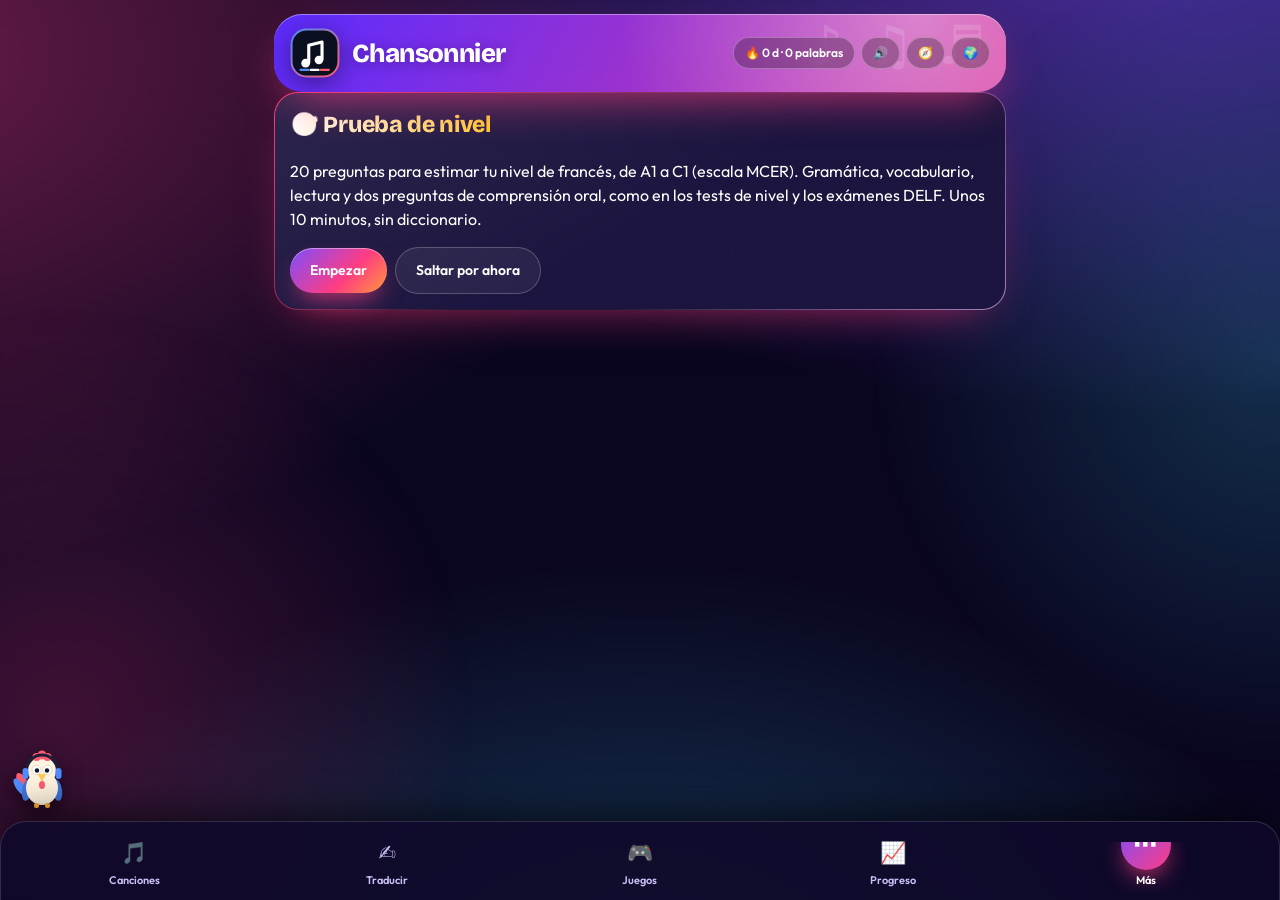
<file: fr/index.html>
<!DOCTYPE html>
<html lang="es">
<head>
<meta charset="utf-8">
<meta name="viewport" content="width=device-width, initial-scale=1, viewport-fit=cover">
<meta name="theme-color" content="#0b1020">
<title>Chansonnier – Aprende francés con canciones</title>
<link rel="preconnect" href="https://fonts.googleapis.com"><link href="https://fonts.googleapis.com/css2?family=DM+Sans:wght@400;500;700&family=Fraunces:opsz,wght@9..144,600;9..144,800&display=swap" rel="stylesheet">
<style>
:root{--bg:#0b1020;--sf:#151c36;--tx:#eef1ff;--mu:#9aa6cf;--ac:#ff5a6e;--bl:#4f8cff;--gd:#ffd166;--ok:#35e0b0;--bd:#262f55;color-scheme:dark;box-sizing:border-box;padding-top:env(safe-area-inset-top,0px);padding-bottom:env(safe-area-inset-bottom,0px)}
html{scroll-padding-top:env(safe-area-inset-top,0px)}*{box-sizing:border-box}
body{margin:0;color:var(--tx);font:16px/1.5 'DM Sans',system-ui,sans-serif;background:radial-gradient(800px 420px at 90% -8%,rgba(79,140,255,.4),transparent),radial-gradient(700px 420px at -10% 8%,rgba(255,90,110,.25),transparent),var(--bg);background-attachment:fixed}
.wrap{max-width:760px;margin:0 auto;padding:16px}
header{display:flex;justify-content:space-between;align-items:center;gap:8px;flex-wrap:wrap;background:linear-gradient(135deg,#2f5bd8,#7c4dff 55%,#ff5a6e);border-radius:20px;padding:14px 16px;box-shadow:0 14px 40px -14px rgba(124,77,255,.7)}
.brand{display:flex;gap:12px;align-items:center}.logo{width:44px;height:44px;filter:drop-shadow(0 6px 12px rgba(0,0,0,.4));animation:flt 3.5s ease-in-out infinite}
h1,.ttl,.fr{font-family:Fraunces,Georgia,serif;font-weight:800}h1{margin:0;font-size:24px;color:#fff}
.stats{font-size:12px;background:rgba(255,255,255,.2);padding:4px 10px;border-radius:99px}
nav{position:sticky;top:calc(env(safe-area-inset-top,0px) + 6px);z-index:5;display:flex;gap:4px;overflow-x:auto;scrollbar-width:none;background:rgba(21,28,54,.8);backdrop-filter:blur(12px);border:1px solid var(--bd);border-radius:18px;padding:5px;margin:10px 0}
nav::-webkit-scrollbar{display:none}
nav button{flex:0 0 auto;border:0;background:transparent;color:var(--tx);padding:9px 13px;border-radius:13px;font:inherit;font-size:13.5px;cursor:pointer}
nav button.on{background:linear-gradient(135deg,var(--bl),var(--ac));animation:pop .35s}
.card{background:linear-gradient(180deg,rgba(255,255,255,.05),transparent),var(--sf);border:1px solid var(--bd);border-radius:20px;padding:12px;margin-bottom:10px;box-shadow:0 10px 30px -16px #000;animation:up .45s backwards}
input,textarea,select{width:100%;font:inherit;color:var(--tx);background:var(--bg);border:1px solid var(--bd);border-radius:12px;padding:9px;margin:4px 0}
textarea{min-height:90px;resize:vertical}input:focus,textarea:focus,select:focus{outline:2px solid var(--gd);border-color:transparent}
::placeholder{color:#6b77a6}
button.b{border:0;background:linear-gradient(135deg,var(--bl),var(--ac));color:#fff;padding:9px 14px;border-radius:12px;cursor:pointer;font:inherit;font-size:14px;transition:transform .15s}
button.b:hover{transform:translateY(-2px)}button:active{transform:scale(.95)}
button.g{background:transparent;border:1px solid var(--bd)}button.sm{padding:5px 10px;font-size:13px}
.ib{min-width:34px;height:34px;padding:0 8px;display:inline-grid;place-items:center;border:1px solid var(--bd);border-radius:10px;background:transparent;color:var(--tx);text-decoration:none;font:inherit;font-size:14px;cursor:pointer;margin:2px 4px 2px 0}
.row{display:flex;gap:8px;flex-wrap:wrap;align-items:center}.mu{color:var(--mu);font-size:13px}
.fr{font-size:20px;line-height:1.6;font-weight:600}
.w{display:inline-block;cursor:pointer;border-radius:4px;transition:transform .15s}.w:hover{background:var(--gd);color:#10162b;transform:translateY(-2px) scale(1.08)}
.ref{margin-top:6px;padding:8px;border-left:3px solid var(--ac);background:rgba(79,140,255,.12);border-radius:6px}
.bar{height:8px;background:var(--bd);border-radius:9px;overflow:hidden;margin:8px 0}.bar i{display:block;height:100%;background:linear-gradient(90deg,var(--ok),var(--bl));animation:grow .9s backwards}
.tag{font-size:11px;padding:2px 8px;border-radius:99px;background:var(--gd);color:#10162b}
.add{border:2px dashed var(--bl)}.pop{position:sticky;bottom:8px;border:2px solid var(--ac)}
.cl input{display:inline-block;width:auto;min-width:70px;max-width:130px;padding:2px 6px;margin:0 2px;font:18px Fraunces,serif}.cl input.ok{border-color:var(--ok);color:var(--ok)}.cl input.ko{border-color:var(--ac);color:var(--ac)}
.big{font:30px Fraunces,serif;text-align:center;padding:22px 8px;animation:pop .4s}
a{color:#7de3ff}.chips{display:flex;gap:6px;flex-wrap:wrap;margin:8px 0}.chips a{text-decoration:none;font-size:13px;padding:5px 11px;border-radius:99px;background:var(--bg);border:1px solid var(--bd);color:var(--tx)}
.sg{display:flex;gap:10px;align-items:center;justify-content:space-between}.sg>div:first-child{display:flex;gap:12px;align-items:center;min-width:0;flex:1;cursor:pointer}
.cov{width:44px;height:44px;border-radius:13px;display:grid;place-items:center;color:#fff;font-size:20px;flex:none}.tx{min-width:0}.tx b{display:block;font-size:17px;overflow:hidden;text-overflow:ellipsis;white-space:nowrap}
.addr{flex-wrap:nowrap;align-items:stretch}#nl{margin:0;min-height:46px;height:46px;resize:none;flex:1}
.qo{display:block;width:100%;text-align:left;margin:8px 0;padding:13px 14px;font-size:15px}.rl{margin:10px 0}
details.card summary{cursor:pointer}details.card[open] summary{margin-bottom:8px}.lg ul{padding-left:18px}
#dock{position:fixed;left:0;right:0;margin:0 auto;bottom:0;width:100%;max-width:760px;z-index:50;background:var(--sf);border:1px solid var(--bd);border-radius:18px 18px 0 0;box-shadow:0 -10px 30px -10px #000;padding:8px 10px calc(8px + env(safe-area-inset-bottom,0px))}
#dock .dh{display:flex;justify-content:space-between;align-items:center;gap:8px;margin-bottom:6px}#dock .dh b{overflow:hidden;text-overflow:ellipsis;white-space:nowrap;font-size:15px}
#dock iframe{width:100%;height:210px;border:0;border-radius:12px;display:block;background:#000}#dock.min iframe{height:1px;opacity:0;pointer-events:none}
body.dk .wrap{padding-bottom:300px}body.dk.mn .wrap{padding-bottom:90px}
@keyframes up{from{opacity:0;transform:translateY(14px)}to{opacity:1;transform:none}}@keyframes pop{0%{transform:scale(.85);opacity:0}60%{transform:scale(1.05)}100%{transform:scale(1);opacity:1}}
@keyframes flt{0%,100%{transform:translateY(0) rotate(-3deg)}50%{transform:translateY(-5px) rotate(3deg)}}@keyframes grow{from{width:0}}@keyframes fall{to{transform:translateY(110vh) rotate(540deg)}}
@media (prefers-reduced-motion:reduce){*{animation:none!important;transition:none!important}}
.wrap{padding-bottom:84px}
#mas{position:fixed;left:10px;bottom:calc(10px + env(safe-area-inset-bottom,0px));z-index:40;display:flex;align-items:flex-end;gap:6px;pointer-events:none}#mas>*{pointer-events:auto}
#mm{width:58px;height:58px;padding:0;border:0;background:none;cursor:pointer;animation:flt 3.6s ease-in-out infinite;filter:drop-shadow(0 6px 10px rgba(0,0,0,.5))}
#mm .eye{transform-box:fill-box;transform-origin:center;animation:blink 5s infinite}@keyframes blink{0%,93%,100%{transform:scaleY(1)}96%{transform:scaleY(.1)}}
#mb{max-width:min(250px,62vw);background:#fff;color:#1a1a2e;border-radius:16px 16px 16px 4px;padding:9px 11px;font-size:13.5px;line-height:1.35;box-shadow:0 8px 24px -8px #000;animation:pop .3s}#mb[hidden]{display:none}
#mb .ib{color:#1a1a2e;border-color:#c8cce0;height:28px;min-width:0;font-size:12px;margin:4px 4px 0 0}
body.dk #mas{bottom:calc(235px + env(safe-area-inset-bottom,0px))}body.dk.mn #mas{bottom:calc(72px + env(safe-area-inset-bottom,0px))}
header{background-size:220% 220%;animation:flow 10s ease infinite;position:relative;overflow:hidden}header>*{position:relative;z-index:1}
header:after{content:'♪ ♫ ♬';position:absolute;right:14px;top:-10px;font-size:54px;opacity:.14;letter-spacing:6px}
.logo rect:nth-of-type(2),.logo rect:nth-of-type(3),.logo rect:nth-of-type(4){animation:bar 1.6s infinite}.logo rect:nth-of-type(3){animation-delay:.25s}.logo rect:nth-of-type(4){animation-delay:.5s}
#v>*:nth-child(2){animation-delay:.06s}#v>*:nth-child(3){animation-delay:.12s}#v>*:nth-child(4){animation-delay:.18s}#v>*:nth-child(5){animation-delay:.24s}#v>*:nth-child(n+6){animation-delay:.3s}
.card{transition:transform .2s,border-color .2s}.card:hover{transform:translateY(-2px);border-color:#4a5aa6}
.cov{transition:transform .3s}.sg:hover .cov{transform:rotate(-7deg) scale(1.1)}
nav button{transition:transform .2s}nav button:hover{transform:translateY(-2px)}nav button.on{box-shadow:0 6px 18px -4px rgba(255,90,110,.6)}
.w:active{transform:scale(.9)}.qo{transition:transform .2s}.qo:hover{transform:translateX(5px)}
.bar i{background:linear-gradient(90deg,var(--ok),var(--bl),var(--ok));background-size:200% 100%;animation:grow .9s backwards,shine 2.5s linear infinite}
.cl input.ko{animation:shake .4s}.cl input.ok{animation:pop .4s}
button.b,nav button{position:relative;overflow:hidden}.rp{position:absolute;border-radius:50%;background:rgba(255,255,255,.45);transform:scale(0);animation:rip .55s ease-out forwards;pointer-events:none}
.wrap{position:relative;z-index:1}.notes{position:fixed;inset:0;pointer-events:none;overflow:hidden;z-index:0}.notes span{position:absolute;bottom:0;color:#7da6ff;opacity:0;animation:drift linear infinite}
#mm.jump{animation:jump .6s}
.splash{position:fixed;inset:0;z-index:100;display:grid;place-content:center;justify-items:center;gap:14px;background:var(--bg);animation:out .6s 1.4s forwards}.splash .logo{width:120px;height:120px;animation:pop .8s,flt 3s .8s infinite}.splash b{font:800 36px Fraunces,Georgia,serif;background:linear-gradient(90deg,#4f8cff,#fff,#ff5a6e);-webkit-background-clip:text;background-clip:text;color:transparent;animation:up .8s .3s backwards}
@keyframes flow{0%{background-position:0 50%}50%{background-position:100% 50%}100%{background-position:0 50%}}@keyframes bar{0%,100%{opacity:.35}50%{opacity:1}}@keyframes shine{to{background-position:-200% 0}}
@keyframes shake{25%{transform:translateX(-4px)}75%{transform:translateX(4px)}}@keyframes rip{to{transform:scale(3);opacity:0}}
@keyframes drift{0%{transform:translateY(105vh) rotate(0);opacity:0}10%{opacity:.4}90%{opacity:.3}100%{transform:translateY(-12vh) rotate(40deg);opacity:0}}
@keyframes jump{0%,100%{transform:translateY(0)}40%{transform:translateY(-14px) scale(1.1)}}@keyframes out{to{opacity:0;visibility:hidden}}
</style>
<link rel="stylesheet" href="../skin.css">
</head>
<body>
<div class="wrap">
<header><div class="brand"><svg class="logo" viewBox="0 0 64 64" aria-label="Logo Chansonnier"><defs><linearGradient id="lg" x1="0" y1="0" x2="1" y2="1"><stop offset="0" stop-color="#4f8cff"/><stop offset="1" stop-color="#ff5a6e"/></linearGradient></defs><rect x="2" y="2" width="60" height="60" rx="19" fill="#0b1020" stroke="url(#lg)" stroke-width="2.5"/><path d="M24 44V22l17-4v22" fill="none" stroke="#fff" stroke-width="4" stroke-linecap="round" stroke-linejoin="round"/><circle cx="20" cy="45" r="5.5" fill="#fff"/><circle cx="37" cy="41" r="5.5" fill="#fff"/><rect x="12" y="52" width="13" height="3" rx="1.5" fill="#4f8cff"/><rect x="25" y="52" width="13" height="3" rx="1.5" fill="#fff"/><rect x="38" y="52" width="13" height="3" rx="1.5" fill="#ff5a6e"/></svg><h1>Chansonnier</h1></div><div class="row" style="gap:6px;flex-wrap:nowrap"><div class="stats" id="st"></div><a class="stats" href="../#choose" style="text-decoration:none" title="Cambiar de idioma">🌍</a></div></header>
<nav id="nav"></nav>
<main id="v"></main>
</div>
<script src="../themes.js"></script>
<script src="../extras.js"></script>
<script src="../skin.js"></script>
<script src="../sfx.js"></script>
<script src="../tour.js"></script>
<script src="../config.js"></script>
<script src="../premium.js"></script>
<script src="../donate.js"></script>
<script>
const $=s=>document.querySelector(s),esc=s=>String(s).replace(/[&<>"]/g,c=>({'&':'&amp;','<':'&lt;','>':'&gt;','"':'&quot;'}[c]));
const norm=s=>s.toLowerCase().replace(/œ/g,'oe').normalize('NFD').replace(/[\u0300-\u036f]/g,'').replace(/[^a-z]/g,'');
const today=()=>new Date().toISOString().slice(0,10),cap=s=>s.replace(/\b\w/g,c=>c.toUpperCase());
const TABS=[['songs','Canciones'],['tr','Traducir'],['cl','Huecos'],['voc','Palabras'],['rev','Repaso'],['pro','Pronunciación'],['les','Lecciones'],['niv','Nivel']];
const AC=[['fr-FR','Francia'],['fr-CA','Canadá'],['fr-BE','Bélgica'],['fr-CH','Suiza']];
const gen=['YouTube','Spotify','Deezer','Apple Music','SoundCloud','Genius','Musixmatch','Enlace','Texto','Búsqueda'];
let S={songs:[],vocab:[],streak:0,last:'',ex:0,acc:'fr-FR',slow:false,done:{},level:null,skip:false},tab='songs',cur=null,pop=null,card=null,show=false,clz=null,pend=null,DK=null,_n=0;
function ld(){try{const r=localStorage.getItem('chansonnier');if(r)S=Object.assign(S,JSON.parse(r))}catch(e){}
 if(!S.songs.length)S.songs.push({id:1,title:'Ejemplo original: Après le boulot',artist:'Texto de demostración',link:'',lines:[['Salut mec, t’as vu l’heure ?','Hola tío, ¿has visto la hora?'],['J’suis crevé, j’ai bossé toute la journée.','Estoy hecho polvo, he currado todo el día.'],['Y’a pas de souci, on se voit demain,','No hay problema, nos vemos mañana,'],['et on boit un café sur la place.','y tomamos un café en la plaza.']].map(l=>({f:l[0],e:l[1]})),rate:{},my:{}})}
function sv(){try{localStorage.setItem('chansonnier',JSON.stringify(S))}catch(e){}}
function tick(){const t=today();if(S.last!==t){const y=new Date(Date.now()-864e5).toISOString().slice(0,10);S.streak=S.last===y?S.streak+1:1;S.last=t}S.ex++;sv()}
const song=()=>S.songs.find(s=>s.id==cur)||S.songs[0];
function head(){$('#st').textContent='🔥 '+S.streak+' d · '+S.vocab.length+' palabras'+(S.level?' · '+(S.level.c=='A0'?'Principiante':S.level.c):'');
 $('#nav').innerHTML=TABS.map(t=>`<button class="${t[0]==tab?'on':''}" onclick="go('${t[0]}')">${t[1]}</button>`).join('')}
function go(t){tab=t;pop=null;card=null;show=false;draw();scrollTo(0,0)}
function draw(k){head();const y=scrollY;$('#v').innerHTML=VW[tab]();if(k)scrollTo(0,y)}
function picker(){const s=song();return `<select onchange="cur=this.value;clz=null;draw()">${S.songs.map(x=>`<option value="${x.id}" ${x.id==s.id?'selected':''}>${esc(x.title)}</option>`).join('')}</select>`}
const words=t=>t.split(/([\p{L}’'-]+)/u).map((p,i)=>i%2?`<span class="w" onclick="wp(this.textContent)">${esc(p)}</span>`:esc(p)).join('');
function wp(w){w=w.replace(/^[-’']+|[-’']+$/g,'').toLowerCase();const P=w.split(/[’']/);if(P.length>1&&P[0].length<=2&&!/^aujourd/.test(w))w=P.slice(1).join('’');pop={w};draw(true)}
function dict(w){const q=encodeURIComponent(w);return `<a href="https://www.wordreference.com/fres/${q}" target="_blank" rel="noopener">WordReference</a> · <a href="https://www.linguee.es/frances-espanol/search?query=${q}" target="_blank" rel="noopener">Linguee</a> · <a href="https://www.google.com/search?q=${q}+argot+significado" target="_blank" rel="noopener">¿argot?</a>`}
function popup(){return pop?`<div class="card pop"><b class="fr">${esc(pop.w)}</b> ${SB(pop.w,'')}<div class="mu">${dict(pop.w)}</div><input id="pm" placeholder="Significado en español"><div class="row"><select id="pt" style="width:auto"><option value="palabra">Palabra</option><option value="expresión">Expresión</option><option value="argot">Argot / coloquial</option></select><button class="b" onclick="addv()">Añadir</button><button class="b g" onclick="pop=null;draw(true)">Cerrar</button></div></div>`:''}
function addv(){const m=$('#pm').value.trim();if(!m)return;S.vocab.push({id:Date.now(),w:pop.w,tr:m,t:$('#pt').value,src:song().title,box:0,due:today()});pop=null;tick();draw(true)}
/* voz */
function say(t){try{const u=new SpeechSynthesisUtterance(t),L=S.acc||'fr-FR',V=speechSynthesis.getVoices();u.lang=L;u.rate=S.slow?.55:.95;u.voice=V.find(v=>v.lang.replace('_','-')==L)||V.find(v=>v.lang.startsWith('fr'))||null;speechSynthesis.cancel();speechSynthesis.speak(u)}catch(e){}}
const SB=(t,l)=>`<button class="ib" data-t="${esc(t).replace(/'/g,'&#39;')}" onclick="say(this.dataset.t)">🔊${l===''?'':' '+esc(l||t)}</button>`,SX=a=>a.map(x=>SB(x)).join('');
/* canciones */
function vSongs(){return `<div class="card row addr"><textarea id="nl" rows="1" placeholder="＋ Enlace, « Artista - Título » o letra…"></textarea><button class="b" onclick="addl()">Añadir</button></div>`+S.songs.map(s=>{const h=[...s.title].reduce((a,c)=>a+c.charCodeAt(0),0)%360,e=s.link&&emb(s.link);
 return `<div class="card sg"><div onclick="cur=${s.id};go('tr')"><div class="cov" style="background:linear-gradient(135deg,hsl(${h},70%,52%),hsl(${(h+45)%360},80%,60%))">♪</div><div class="tx"><b class="fr">${esc(s.title)}</b><div class="mu">${esc(s.artist)} · ${s.lines.length?s.lines.length+' líneas':s.st=='search'?'🔎 buscando…':'<span class="tag">falta la letra</span>'}</div></div></div><div class="row" style="flex-wrap:nowrap">${!s.lines.length&&s.st!='search'?`<button class="ib" onclick="enrich(${s.id})">🔎</button>`:''}${e?`<button class="ib" onclick="play(${s.id})">▶</button>`:s.link?`<a class="ib" href="${esc(s.link)}" target="_blank" rel="noopener">↗</a>`:''}<button class="ib" onclick="cur=${s.id};song().edit=true;go('tr')">✏️</button><button class="ib" onclick="dels(${s.id})">${pend==s.id?'¿Seguro?':'✕'}</button></div></div>`}).join('')}
function dels(id){if(pend==id){S.songs=S.songs.filter(s=>s.id!=id);pend=null;if(!S.songs.length)ld();sv()}else pend=id;draw()}
function guess(u){let p='Enlace',t='',a='';try{const x=new URL(u),h=x.hostname.replace('www.',''),q=x.pathname.split('/').filter(Boolean),dn=z=>decodeURIComponent(z||'').replace(/-/g,' ');
 if(/youtu/.test(h))p='YouTube';else if(/spotify/.test(h))p='Spotify';else if(/deezer/.test(h))p='Deezer';else if(/apple/.test(h))p='Apple Music';else if(/soundcloud/.test(h)){p='SoundCloud';a=dn(q[0]);t=dn(q[1])}else if(/genius/.test(h)){p='Genius';t=dn(q[0]).replace(/ lyrics$/i,'')}else if(/musixmatch/.test(h)){p='Musixmatch';t=dn(q[q.length-1]);a=dn(q[q.length-2])}}catch(e){}return{p,t,a,u}}
function mk(g,lines){g=g||{p:'Texto',t:'',a:'',u:''};return{id:Date.now()*10+(_n++%10),title:cap(g.t)||('Canción '+g.p),artist:cap(g.a)||g.p,link:g.u,lines:lines.map(f=>({f,e:''})),rate:{},my:{}}}
function addl(){const n=S.songs.length,L=$('#nl').value.split('\n').map(x=>x.trim()).filter(Boolean);if(!L.length)return;
 if(L.length==1&&!/^https?:/i.test(L[0])&&L[0].length<90){const m=L[0].split(' - '),s=mk({p:'Búsqueda',t:m.length>1?m.slice(1).join(' - '):m[0],a:m.length>1?m[0]:'',u:''},[]);S.songs.push(s);cur=s.id;tick();go('songs');enrich(s.id);return}
 const U=L.filter(x=>/^https?:\/\//i.test(x)),T=L.filter(x=>!/^https?:\/\//i.test(x)),m=U.length?U.map(u=>mk(guess(u),U.length==1?T:[])):[mk(null,T)];
 S.songs.push(...m);cur=m[m.length-1].id;tick();go(m.length==1?'tr':'songs');m.filter(s=>!s.lines.length).forEach(s=>enrich(s.id))}
function strip(t){let o='',d=0;for(const c of t){if('([{'.includes(c))d++;else if(')]}'.includes(c))d=Math.max(0,d-1);else if(!d)o+=c}return o.replace(/ +/g,' ').trim()}
const J=async u=>{const r=await fetch(u);if(!r.ok)throw 0;return r.json()};
async function meta(u){let d=null;for(const x of ['https://noembed.com/embed?url=','https://www.youtube.com/oembed?format=json&url=','https://open.spotify.com/oembed?url=']){try{d=await J(x+encodeURIComponent(u));if(d&&d.title)break}catch(e){d=null}}
 if(!d||!d.title)return null;let t=strip(d.title).replace(/ [–—] /g,' - '),a=strip(d.author_name||'').replace(/vevo|- topic/ig,'').trim();const m=t.split(' - ');if(m.length>1){a=m[0].trim();t=m.slice(1).join(' - ').trim()}return{t:cap(t),a:cap(a)}}
async function lyr(a,t){const g=gen.includes(a)?'':a,cl=x=>x.split('\n').map(l=>l.trim()).filter(l=>l&&!(l[0]=='['&&l.endsWith(']'))).slice(0,220);
 try{const R=await J('https://lrclib.net/api/search?q='+encodeURIComponent((g+' '+t).trim())),h=R.find(x=>x.plainLyrics);if(h)return{l:cl(h.plainLyrics),t:h.trackName,a:h.artistName}}catch(e){}
 if(g){try{const r=await J('https://api.lyrics.ovh/v1/'+encodeURIComponent(g)+'/'+encodeURIComponent(t));if(r.lyrics)return{l:cl(r.lyrics),t:t,a:g}}catch(e){}}return null}
async function enrich(id){const s=S.songs.find(x=>x.id==id);if(!s)return;s.st='search';sv();draw(true);
 try{if(s.link&&!s.meta){const m=await meta(s.link);s.meta=1;if(m){if(m.t)s.title=m.t;if(m.a)s.artist=m.a}}
  if(/^Canción /.test(s.title)&&gen.includes(s.artist))throw 0;
  const R=await lyr(s.artist,s.title);
  if(R&&R.l.length){s.lines=R.l.map(f=>({f,e:''}));s.auto=1;s.st='ok';s.rate={};s.my={};if(gen.includes(s.artist)&&R.a)s.artist=R.a;if(/^Canción /.test(s.title)&&R.t)s.title=R.t}else s.st='fail'}catch(e){s.st='fail'}
 sv();draw(true)}
async function mt(x){try{const j=await J('https://api.mymemory.translated.net/get?langpair='+encodeURIComponent('fr|es')+'&q='+encodeURIComponent(x)),t=j&&j.responseData&&j.responseData.translatedText;if(t&&!/MYMEMORY WARNING|INVALID/i.test(t)){const e=document.createElement('textarea');e.innerHTML=t;return e.value}}catch(e){}return null}
async function allmt(b){const s=song();for(let i=0;i<s.lines.length;i++){const l=s.lines[i];if(l.e)continue;b.textContent='🌐 '+(i+1)+' / '+s.lines.length+'…';const t=await mt(l.f);if(!t){sv();b.textContent='🌐 Servicio no disponible o límite alcanzado: inténtalo más tarde';return}l.e=t;l.mt=1;await new Promise(r=>setTimeout(r,250))}sv();b.textContent='✅ Traducciones listas (con « Ver traducción »)'}
function bar(s){const q=encodeURIComponent(s.title+' '+s.artist+' paroles'),e=s.link&&emb(s.link);
 return `<div class="chips">${e?`<a href="#" onclick="play(${s.id});return false">▶ Escuchar aquí</a>`:''}${s.link?`<a href="${esc(s.link)}" target="_blank" rel="noopener">↗ Abrir</a>`:''}${!s.lines.length?`<a href="#" onclick="enrich(${s.id});return false">🔎 Buscar la letra</a>`:''}<a href="https://genius.com/search?q=${q}" target="_blank" rel="noopener">📜 Genius</a><a href="https://www.google.com/search?q=${q}" target="_blank" rel="noopener">🔎 Google</a>${s.lines.length&&s.lines.some(l=>!l.e)?`<a href="#" onclick="allmt(this);return false">🌐 Preparar traducciones</a>`:''}${s.auto&&s.lines.length?`<div class="mu" style="width:100%">Letra encontrada automáticamente: comprueba que corresponde a la canción (✏️ para corregir).</div>`:''}</div>`}
function pasteBox(s){return (s.st=='search'?`<div class="card">🔎 Buscando la letra automáticamente…</div>`:s.st=='fail'?`<div class="card">😕 No se encontró la letra. Pégala aquí abajo o corrige el título y el artista y vuelve a buscar.</div>`:'')+`<div class="card add"><b class="ttl">${s.lines.length?'Modificar la letra':'Pega la letra'}</b><p class="mu">Abre la letra con un botón, cópiala y pégala aquí.</p>${bar(s)}<textarea id="pl" style="min-height:150px" placeholder="Letra en francés (una línea por verso)">${esc(s.lines.map(l=>l.f).join('\n'))}</textarea><button class="b" onclick="savel()">Guardar</button><details style="margin-top:12px"><summary class="mu">Título y artista (opcional)</summary><input id="pt2" value="${esc(s.title)}" placeholder="Título"><input id="pa" value="${esc(s.artist)}" placeholder="Artista"></details></div>`}
function savel(){const s=song(),g=i=>$('#'+i).value,f=g('pl').split('\n').map(x=>x.trim()).filter(Boolean),old=s.lines;s.title=g('pt2').trim()||s.title;s.artist=g('pa').trim()||s.artist;if(f.length)s.lines=f.map((x,i)=>({f:x,e:old[i]&&old[i].f==x?old[i].e:''}));s.edit=false;tick();draw()}
/* traducir */
function vTr(){const s=song();if(!s.lines.length||s.edit)return picker()+pasteBox(s);const n=Object.keys(s.rate).length;
 return picker()+bar(s)+`<div class="bar"><i style="width:${n/s.lines.length*100}%"></i></div><p class="mu">Toca una palabra para guardarla. Traduce cada verso a tu manera y compara.</p>`+s.lines.map((l,i)=>`<div class="card"><div class="fr">${words(l.f)}</div><button class="ib" onclick="say(song().lines[${i}].f)">🔊</button><textarea style="min-height:48px" placeholder="Tu traducción…" oninput="song().my[${i}]=this.value;sv()">${esc(s.my[i]||'')}</textarea>
 <div class="row"><button class="b g sm" onclick="rv(${i})">Ver traducción</button><span class="mu">Autoevaluación:</span>${[['✓','ok'],['~','mid'],['✗','ko']].map(r=>`<button class="b sm ${s.rate[i]==r[1]?'':'g'}" onclick="rt(${i},'${r[1]}')">${r[0]}</button>`).join('')}</div><div id="r${i}"></div></div>`).join('')+popup()}
function rt(i,r){song().rate[i]=r;tick();draw(true)}
async function rv(i){const l=song().lines[i],d=$('#r'+i);if(!d)return;if(l.e){d.innerHTML=`<div class="ref">${esc(l.e)}${l.mt?' <span class="mu">(traducción automática, aproximada)</span>':''}</div>`;return}
 d.innerHTML='<div class="ref mu">Traduciendo…</div>';const t=await mt(l.f);if(t){l.e=t;l.mt=1;sv();rv(i)}else d.innerHTML=`<div class="ref"><span class="mu">Traducción automática no disponible. Compara con: </span>${dict(l.f)}</div>`}
/* huecos */
function vCl(){const s=song();if(!s.lines.length)return picker()+pasteBox(s);
 if(!clz||!clz.seed){clz=clz||{lv:30};clz.seed=Math.random()*1e9|0;const m={};clz.mask=(i,k)=>{const key=i+'_'+k;if(!(key in m)){const x=Math.sin(clz.seed+i*131+k*17)*1e4;m[key]=(x-Math.floor(x))*100<clz.lv}return m[key]}}
 return picker()+`<div class="card"><div class="row"><span>Dificultad: <b>${clz.lv}</b> % de palabras ocultas</span><input type="range" min="10" max="80" value="${clz.lv}" style="width:140px" onchange="clz.lv=+this.value;clz.seed=null;draw()"><button class="b g sm" onclick="clz.seed=null;draw()">Nuevo sorteo</button></div><p class="mu">Escucha la canción y encuentra las palabras que faltan (los acentos son opcionales).</p></div>`+
 s.lines.map((l,i)=>`<div class="card cl fr">${l.f.split(/([\p{L}’'-]+)/u).map((p,k)=>k%2&&p.length>3&&clz.mask(i,k)?`<input data-a="${esc(p)}" size="${p.length}" autocapitalize="off" autocomplete="off">`:esc(p)).join('')}</div>`).join('')+`<div class="row"><button class="b" onclick="chk()">Comprobar</button><span id="sc" class="mu"></span></div>`}
function chk(){let ok=0,t=0;document.querySelectorAll('.cl input').forEach(i=>{t++;const g=norm(i.value)==norm(i.dataset.a);i.className=g?'ok':'ko';if(g)ok++;else i.title=i.dataset.a});$('#sc').textContent=ok+' / '+t+' (pasa el dedo por los errores para ver la respuesta)';tick();head();if(t&&ok==t)boom()}
/* palabras y repaso */
function vVoc(){return `<p class="mu">${S.vocab.length} entrada(s). Toca una palabra en « Traducir » para añadirla.</p>`+S.vocab.map(v=>`<div class="card row" style="justify-content:space-between"><div><b>${esc(v.w)}</b> ${SB(v.w,'')} <span class="tag">${v.t}</span><div>${esc(v.tr)}</div><div class="mu">${esc(v.src)}</div></div><button class="b g sm" onclick="S.vocab=S.vocab.filter(x=>x.id!=${v.id});sv();draw()">✕</button></div>`).join('')}
function vRev(){const d=S.vocab.filter(v=>v.due<=today());if(!S.vocab.length)return '<div class="card">Primero añade palabras desde una canción.</div>';if(!d.length)return '<div class="card big">🎉 ¡Nada que repasar hoy!</div>';
 card=card||d[0];const v=card;return `<p class="mu">${d.length} tarjeta(s) · caja ${v.box+1}/5</p><div class="card"><div class="big">${esc(v.w)}</div><div style="text-align:center">${SB(v.w,'Escuchar')}</div>`+(show?`<div class="big" style="color:var(--gd);padding-top:0">${esc(v.tr)}</div><div class="row" style="justify-content:center"><button class="b" onclick="ans(1)">Lo sabía ✓</button><button class="b g" onclick="ans(0)">Repasar ✗</button></div>`:`<div class="row" style="justify-content:center"><button class="b" onclick="show=true;draw()">Mostrar respuesta</button></div>`)+'</div>'}
function ans(k){const v=S.vocab.find(x=>x.id==card.id),I=[0,1,3,7,16];v.box=k?Math.min(4,v.box+1):0;v.due=new Date(Date.now()+I[v.box]*864e5).toISOString().slice(0,10);card=null;show=false;tick();draw();if(k)boom(8)}
function boom(n){n=n||30;const E=['🎉','✨','🎶','⭐','🥖','🎸'];for(let i=0;i<n;i++){const s=document.createElement('span');s.textContent=E[i%6];s.style.cssText=`position:fixed;top:-30px;left:${Math.random()*100}vw;font-size:${16+Math.random()*18}px;z-index:99;pointer-events:none;animation:fall ${1.6+Math.random()*1.6}s ease-in forwards`;document.body.append(s);setTimeout(()=>s.remove(),3500)}}
/* reproductor */
function emb(u){try{const x=new URL(u),h=x.hostname.replace('www.',''),q=x.pathname.split('/').filter(Boolean);
 if(h=='youtu.be')return{k:'yt',id:q[0]};
 if(h.endsWith('youtube.com')){const v=x.searchParams.get('v');if(v)return{k:'yt',id:v};if(['shorts','embed','live'].includes(q[0]))return{k:'yt',id:q[1]}}
 if(h=='open.spotify.com'){const i=q.findIndex(z=>['track','album','playlist','episode'].includes(z));if(i>=0&&q[i+1])return{k:'sp',t:q[i],id:q[i+1]}}
 if(h.endsWith('soundcloud.com'))return{k:'sc',u};if(h.endsWith('deezer.com')){const i=q.indexOf('track');if(i>=0)return{k:'dz',id:q[i+1]}}}catch(e){}return null}
function esrc(e){return e.k=='yt'?'https://www.youtube.com/embed/'+e.id+'?autoplay=1&playsinline=1&rel=0':e.k=='sp'?'https://open.spotify.com/embed/'+e.t+'/'+e.id:e.k=='sc'?'https://w.soundcloud.com/player/?auto_play=true&url='+encodeURIComponent(e.u):'https://widget.deezer.com/widget/dark/track/'+e.id}
function play(id){const s=S.songs.find(x=>x.id==id),e=s&&s.link&&emb(s.link);if(!e){if(s&&s.link)window.open(s.link,'_blank');return}DK={id:s.id,min:false,e};dock()}
function dock(){let d=$('#dock');if(!DK){if(d)d.remove();document.body.classList.remove('dk','mn');return}if(!d){d=document.createElement('div');d.id='dock';document.body.append(d)}
 const s=S.songs.find(x=>x.id==DK.id)||{title:'',link:''};d.className='';document.body.classList.remove('mn');
 d.innerHTML=`<div class="dh"><b class="fr">🎧 ${esc(s.title)}</b><span class="row" style="flex-wrap:nowrap"><a class="ib" href="${esc(s.link)}" target="_blank" rel="noopener">↗</a><button class="ib" id="dmin" onclick="dockc()">▼</button><button class="ib" onclick="DK=null;dock()">✕</button></span></div>`+(location.hostname.includes('claude')?`<div class="mu" style="padding:14px 4px">El reproductor integrado está bloqueado en la vista previa de Claude. Funciona en tu sitio web. Usa ↗ para abrir el enlace.</div>`:`<iframe src="${esrc(DK.e)}" allow="autoplay; encrypted-media; picture-in-picture; fullscreen" allowfullscreen></iframe><div class="mu" style="font-size:12px;margin-top:4px">¿Reproductor bloqueado? Pulsa ↗ para abrir el enlace.</div>`);document.body.classList.add('dk')}
function dockc(){DK.min=!DK.min;$('#dock').classList.toggle('min',DK.min);document.body.classList.toggle('mn',DK.min);$('#dmin').textContent=DK.min?'▲':'▼'}
/* pronunciación */
const SND=[['🔤 La «u» francesa','Pon los labios como para decir «u» española, pero di «i». No es «u» ni «iu».',['tu','rue','sur','salut']],
['🟡 «ou» y «eu»','«ou» suena como la u española (vous, nous). «eu» y «œu» son una vocal intermedia, con labios redondeados y la lengua como para «e».',['vous','nous','peu','deux','cœur']],
['👃 Vocales nasales','an/en, on, in/ain/ein y un: el aire sale por la nariz y la «n» no se pronuncia como consonante.',['dans','enfant','bon','maison','vin','pain','un']],
['🌀 La «r» francesa','Se hace al fondo de la garganta, parecida a una «j» española muy suave. Nunca es vibrante como la «rr» española.',['rue','rouge','merci','parler','Paris']],
['🔇 Consonantes finales mudas','Casi nunca se pronuncia la última consonante. Excepciones frecuentes: c, r, f, l (palabra «CaReFuL»).',['petit','grand','temps','vous','sac','bref','mal']],
['🔗 Enlace (liaison)','Una consonante muda se pronuncia delante de una vocal, y las palabras se encadenan como si fueran una sola: les amis suena «lezami». Por eso las canciones suenan tan rápidas.',['les amis','vous avez','un petit ami','ils ont','il est arrivé']],
['✍️ Letras traicioneras','ch = «sh» (chat). j y g+e/i = «y» sonora (jour, manger). gn = «ñ» (montagne). qu = k. ç = s. h siempre muda. oi = «ua» (moi). ai/ei = è. au/eau = o.',['chat','jour','manger','montagne','moi','eau','garçon']],
['🎤 En las canciones','La «e» muda cae al hablar o cantar rápido: je ne sais pas → «j’sais pas», tu as → «t’as», il y a → «y’a».',['j’sais pas','t’as raison','y’a pas de souci','c’est pas grave']]];
function vPro(){return `<div class="card"><b class="ttl">🔊 Pronunciación</b><div class="row" style="margin-top:8px"><select style="width:auto" onchange="S.acc=this.value;sv();draw(true)">${AC.map(a=>`<option value="${a[0]}" ${(S.acc||'fr-FR')==a[0]?'selected':''}>${a[1]}</option>`).join('')}</select><label><input type="checkbox" style="width:auto" ${S.slow?'checked':''} onchange="S.slow=this.checked;sv()"> Lento</label></div><div class="mu" style="margin-top:6px">La voz es la de tu dispositivo. Si suena mal, instala una voz francesa en los ajustes de síntesis de voz.</div></div>
<div class="card"><b>🧪 Laboratorio</b><input id="lab" placeholder="Escribe una palabra o frase en francés…"><button class="b sm" onclick="say($('#lab').value)">🔊 Escuchar</button></div>`+SND.map((c,i)=>`<details class="card" ${i?'':'open'}><summary><b>${c[0]}</b></summary><p>${c[1]}</p>${SX(c[2])}</details>`).join('')}
/* lecciones */
const LES=[{id:'arg',ic:'🗣️',t:'Argot y verlan',p:'El verlan invierte las sílabas (femme → meuf, fou → ouf). Aparece mucho en el rap y en el pop francés.',ex:[['Salut mec, ça va ?','Hola tío, ¿qué tal?'],['C’est ouf !','¡Es una locura! (ouf = fou)'],['Cette meuf est géniale.','Esta chica es genial. (meuf = femme)'],['J’ai trop kiffé.','Me encantó. (kiffer = disfrutar)'],['Je vais au taf.','Voy al curro.'],['Il est relou.','Es un pesado. (relou = lourd)']]},
{id:'rac',ic:'✂️',t:'Palabras reducidas al hablar',p:'En canciones y conversación se «comen» sílabas: la e muda y el ne de la negación suelen desaparecer.',ex:[['J’suis fatigué.','Estoy cansado. (je suis)'],['Y’a pas de souci.','No hay problema. (il n’y a pas)'],['T’as raison.','Tienes razón. (tu as)'],['J’sais pas.','No sé. (je ne sais pas)'],['C’est pas grave.','No pasa nada. (ce n’est pas)'],['Faut y aller.','Hay que ir. (il faut)']]},
{id:'avo',ic:'⚖️',t:'Être y avoir',p:'Muchas cosas que en español se dicen con «tener» se dicen con avoir, y otras con être. Atención a las expresiones fijas.',ex:[['J’ai vingt ans.','Tengo veinte años.'],['J’ai faim.','Tengo hambre.'],['J’ai froid.','Tengo frío.'],['Il y a un problème.','Hay un problema.'],['Je suis fatigué.','Estoy cansado.']]},
{id:'sub',ic:'💭',t:'El subjuntivo en las canciones',p:'Las canciones hablan de deseos y emociones. Aparece el subjuntivo tras il faut que, vouloir que, pour que, bien que, avant que.',ex:[['Il faut que tu viennes.','Hace falta que vengas.'],['Je veux que tu restes.','Quiero que te quedes.'],['Bien que je sois fatigué…','Aunque estoy cansado…'],['Pour que tu saches.','Para que sepas.'],['Avant qu’il parte.','Antes de que se vaya.']]},
{id:'con',ic:'🧩',t:'Palabritas que aparecen siempre',p:'Estos conectores y muletillas están en casi todas las canciones.',ex:[['Du coup, on y va.','Así que, vamos.'],['En fait, je sais pas.','En realidad, no sé.'],['Bref.','En fin.'],['Quand même !','¡Aun así!'],['Tout de suite.','Enseguida.'],['Franchement.','Sinceramente.']]},
{id:'faux',ic:'⚠️',t:'Falsos amigos español-francés',p:'Palabras parecidas al español que significan otra cosa.',ex:[['Elle est embarrassée.','Está cohibida (≠ embarazada; embarazada = enceinte).'],['Je porte une robe.','Llevo un vestido (≠ ropa).'],['La table est large.','La mesa es ancha (≠ larga; larga = longue).'],['Je suis constipé.','Estoy estreñido (≠ constipado).'],['Il y a un rat.','Hay una rata (≠ rato).'],['J’attends le bus.','Espero el autobús (≠ atender).']]},
{id:'met',ic:'🎧',t:'Método para aprender con una canción',p:'1) Escucha sin leer. 2) Lee la letra y toca las palabras desconocidas. 3) Traduce un verso cada vez. 4) Haz el ejercicio de huecos. 5) Repasa tus palabras al día siguiente. Quédate con 1 o 2 canciones a la vez.',ex:[]}];
function vLes(){const n=LES.filter(l=>S.done[l.id]).length;return `<div class="card"><b class="ttl">🎓 Lecciones</b><div class="mu">Mini-lecciones para entender el francés de las canciones. Ábrelas, escucha y marca cuando las domines.</div><div class="bar"><i id="lp" style="width:${n/LES.length*100}%"></i></div><div class="mu" id="lc">${n} / ${LES.length} completadas</div></div>`+
 LES.map(l=>`<details class="card"><summary><b>${l.ic} ${l.t}</b></summary><p>${l.p}</p>${l.ex.map(e=>`<div class="rl">${SB(e[0])} <span class="mu">${e[1]}</span></div>`).join('')}<label class="row" style="margin-top:8px"><input type="checkbox" style="width:auto" ${S.done[l.id]?'checked':''} data-i="${l.id}" onchange="ld2(this.dataset.i,this.checked)"> Lección entendida</label></details>`).join('')}
function ld2(id,v){S.done[id]=v;sv();const n=LES.filter(l=>S.done[l.id]).length;$('#lp').style.width=n/LES.length*100+'%';$('#lc').textContent=n+' / '+LES.length+' completadas'}
/* nivel */
const QZ=[
{l:'A1',q:'Completa: « Je ___ Marie. »',o:['m’appelle','appelle','m’appelles','s’appelle']},
{l:'A1',q:'Completa: « J’___ vingt ans. »',o:['ai','suis','vais','fais']},
{l:'A1',q:'¿Cómo se dice « gracias » en francés?',o:['Merci','Pardon','Au revoir','Bonjour']},
{l:'A1',q:'Escucha. ¿Dónde vive Paul?',t:'Je m’appelle Paul et j’habite à Lyon.',o:['En Lyon','En París','En Marsella','En Niza']},
{l:'A2',q:'Completa: « Hier, je ___ au cinéma avec mes amis. »',o:['suis allé','vais','irai','aller']},
{l:'A2',q:'Completa: « Mon frère est ___ que moi. »',o:['plus grand','grand plus','très grand','plus grandement']},
{l:'A2',q:'Lee: « Le train part à huit heures et quart. » ¿A qué hora sale?',o:['8:15','8:45','7:15','8:30']},
{l:'A2',q:'Completa: « Je cherche ___ maison près de la mer. »',o:['une','un','des','du']},
{l:'B1',q:'Completa: « Si j’avais le temps, je ___ te voir. »',o:['viendrais','viendrai','venais','suis venu']},
{l:'B1',q:'Completa: « Quand je suis arrivé, ils ___ déjà partis. »',o:['étaient','sont','seront','avaient']},
{l:'B1',q:'« J’en ai marre » significa:',o:['Estoy harto','Tengo hambre','Estoy contento','Llego tarde']},
{l:'B1',q:'Escucha. ¿Qué busca esa persona y por qué?',t:'Excusez-moi, vous savez où se trouve la pharmacie ? J’ai très mal à la tête.',o:['Una farmacia, porque le duele la cabeza','Un médico, porque le duele el estómago','Un café, porque está cansado','Un banco, porque está perdido']},
{l:'B2',q:'Completa: « Il faut que tu ___ à l’heure demain. »',o:['sois','es','seras','étais']},
{l:'B2',q:'Completa: « Je ne pense pas qu’il ___ raison. »',o:['ait','a','aura','avait']},
{l:'B2',q:'Completa: « Je te le dis ___ tu le saches. »',o:['pour que','parce que','alors que','puisque']},
{l:'B2',q:'Lee: « Bien que le projet semble risqué, l’équipe a décidé de continuer. » ¿Qué hizo el equipo?',o:['Continuó pese al riesgo','Abandonó el proyecto','Esperó','Cambió de proyecto']},
{l:'C1',q:'Completa: « Je doute qu’ils l’___ terminé avant l’arrivée du patron. »',o:['aient','ont','avaient','auront']},
{l:'C1',q:'« Je m’en fiche » significa:',o:['Me da igual','Me preocupa','Me fío de ello','Me enfada']},
{l:'C1',q:'Completa: « Je serais venu si on m’___ prévenu plus tôt. »',o:['avait','aurait','a','eut']},
{l:'C1',q:'« Avoir le cafard » significa:',o:['Estar deprimido','Tener un bicho','Estar cansado','Tener miedo']}];
const LV=['A1','A2','B1','B2','C1'],LB={A0:'Principiante (pre-A1)',A1:'A1 · Descubrimiento',A2:'A2 · Elemental',B1:'B1 · Umbral',B2:'B2 · Avanzado',C1:'C1 · Autónomo'},RC={A0:['met','avo','rac'],A1:['met','avo','rac'],A2:['avo','con','faux'],B1:['sub','con','faux'],B2:['arg','rac','sub'],C1:['arg','rac','faux']};
let QS={i:-1,ans:[],p:[],show:false};
function qstart(){QS={i:0,ans:[],p:QZ.map(q=>q.o.map((_,k)=>k).sort(()=>Math.random()-.5)),show:false};draw();scrollTo(0,0)}
function qskip(){S.skip=true;sv();go('songs')}
function qa(k){QS.ans[QS.i]=k;QS.i++;QS.show=false;if(QS.i>=QZ.length)qfin();draw();scrollTo(0,0)}
function qfin(){const sc={},wrong=[];LV.forEach(l=>sc[l]=0);QZ.forEach((q,i)=>{if(QS.ans[i]===0)sc[q.l]++;else wrong.push([q.q,QS.ans[i]>=0?q.o[QS.ans[i]]:'(sin respuesta)',q.o[0]])});
 let c='A0';for(const l of LV){if(sc[l]>=3)c=l;else break}S.level={c,label:LB[c],sc,wrong,date:today()};S.skip=true;tick();setTimeout(()=>boom(c=='A0'?10:30),400)}
function resH(L){return `<div class="card" style="text-align:center"><div class="mu">Tu nivel estimado</div><div class="big" style="padding:8px">${L.c=='A0'?'🌱':L.c}</div><b class="fr">${L.label}</b></div>
<div class="card"><b>Detalle por nivel</b>${LV.map(l=>`<div class="row" style="margin:8px 0"><span style="width:28px">${l}</span><div class="bar" style="flex:1;margin:0"><i style="width:${L.sc[l]/4*100}%"></i></div><span>${L.sc[l]}/4</span></div>`).join('')}<p class="mu">Un nivel se valida con 3 respuestas correctas de 4. Prueba orientativa, inspirada en los niveles del MCER que usan los diplomas DELF y DALF: no sustituye a un examen oficial.</p></div>
<div class="card"><b>📚 Lecciones recomendadas</b>${RC[L.c].map(id=>`<div class="rl">• ${LES.find(x=>x.id==id).t}</div>`).join('')}<div class="row" style="margin-top:8px"><button class="b" data-g="les" onclick="go(this.dataset.g)">🎓 Abrir lecciones</button><button class="b g" data-g="songs" onclick="go(this.dataset.g)">🎸 Mis canciones</button></div></div>
<details class="card"><summary><b>🔍 Correcciones (${L.wrong.length})</b></summary>${L.wrong.map(w=>`<div class="rl"><div>${w[0]}</div><div class="mu">Tu respuesta: ${esc(w[1])}</div><div style="color:var(--ok)">Respuesta correcta: ${esc(w[2])}</div></div>`).join('')||'<p>Ningún error, ¡bravo!</p>'}</details>`}
function vNiv(){const L=S.level;
 if(QS.i>=QZ.length)return resH(L)+`<div class="row"><button class="b g" onclick="QS.i=-1;draw()">Repetir la prueba</button></div>`;
 if(QS.i<0)return `<div class="card"><b class="ttl">🎯 Prueba de nivel</b><p>20 preguntas para estimar tu nivel de francés, de A1 a C1 (escala MCER). Gramática, vocabulario, lectura y dos preguntas de comprensión oral, como en los tests de nivel y los exámenes DELF. Unos 10 minutos, sin diccionario.</p><div class="row"><button class="b" onclick="qstart()">${L?'Repetir la prueba':'Empezar'}</button>${L?'':`<button class="b g" onclick="qskip()">Saltar por ahora</button>`}</div></div>`+(L?resH(L):'');
 const q=QZ[QS.i];return `<div class="card"><div class="mu">Pregunta ${QS.i+1} / ${QZ.length}</div><div class="bar"><i style="width:${QS.i/QZ.length*100}%"></i></div><p class="fr" style="font-size:19px">${q.q}</p>${q.t?`<div class="row">${SB(q.t,'Escuchar')}<button class="ib" onclick="QS.show=!QS.show;draw(true)">👁 Texto</button></div>${QS.show?`<div class="ref">${esc(q.t)}</div>`:''}`:''}${QS.p[QS.i].map(k=>`<button class="b g qo" onclick="qa(${k})">${esc(q.o[k])}</button>`).join('')}<div class="row"><button class="ib" onclick="qa(-1)">No lo sé</button></div></div>`}
const VW={songs:vSongs,tr:vTr,cl:vCl,voc:vVoc,rev:vRev,pro:vPro,les:vLes,niv:vNiv};
const MASC=`<svg viewBox='0 0 64 64' width='58' height='58' aria-label='Coco le coq'><ellipse cx='13' cy='36' rx='5' ry='12' fill='#ff5a6e' transform='rotate(-25 13 36)'/><ellipse cx='10' cy='39' rx='4' ry='10' fill='#4f8cff' transform='rotate(-35 10 39)'/><ellipse cx='17' cy='42' rx='5' ry='11' fill='#3f74d8' transform='rotate(10 17 42)'/><ellipse cx='47' cy='42' rx='5' ry='11' fill='#3f74d8' transform='rotate(-10 47 42)'/><ellipse cx='32' cy='40' rx='16' ry='17' fill='#fff4e0'/><rect x='24' y='55' width='5' height='5' rx='2' fill='#ffb02e'/><rect x='35' y='55' width='5' height='5' rx='2' fill='#ffb02e'/><circle cx='32' cy='23' r='14' fill='#fff4e0'/><circle cx='26.5' cy='9' r='4' fill='#ff5a6e'/><circle cx='32' cy='7' r='4.5' fill='#ff5a6e'/><circle cx='37.5' cy='9' r='4' fill='#ff5a6e'/><g class='eye'><circle cx='26.5' cy='22' r='4.6' fill='#fff' stroke='#e4d6bd' stroke-width='.8'/><circle cx='37.5' cy='22' r='4.6' fill='#fff' stroke='#e4d6bd' stroke-width='.8'/><circle cx='27' cy='22.5' r='2.2' fill='#10162b'/><circle cx='37' cy='22.5' r='2.2' fill='#10162b'/></g><path d='M28 26h8l-4 8z' fill='#ffc857'/><ellipse cx='32' cy='37' rx='3' ry='4' fill='#ff5a6e'/><path d='M16 23a16 16 0 0 1 32 0' fill='none' stroke='#1b1f3a' stroke-width='3'/><rect x='12.5' y='20' width='6' height='11' rx='3' fill='#4f8cff'/><rect x='45.5' y='20' width='6' height='11' rx='3' fill='#4f8cff'/></svg>`;
const MS=[['¡Hola! Soy Coco. Toca una palabra de la letra para guardarla.','Bonjour !','¡Buenos días!'],['Consejo: escucha la canción una vez sin leer y luego traduce verso a verso.'],['Dato curioso: en francés la «h» casi siempre es muda.','heure','hora'],['La «r» francesa se entrena: prueba «rue» en la pestaña Pronunciación.','rue','calle'],['Un poco cada día es la clave. 🎶'],['Tus palabras te esperan en Repaso.','On révise ?','¿Repasamos?'],['Puedes cambiar el acento (Francia, Canadá…) en Pronunciación.','Ça va ?','¿Qué tal?'],['¿Cantamos?','Allons chanter !','¡Vamos a cantar!']];
const PR=['Bravo ! 🎉','¡Muy bien!','Super !','Magnifique !','¡Bravo! 👏'];
let mi=0,mto;
function mas(m){const b=document.getElementById('mb');let h;if(typeof m=='string')h=esc(m);else{const x=MS[mi++%MS.length];h=esc(x[0])+(x[1]?`<div>${SB(x[1])} <span style='opacity:.7'>${esc(x[2]||'')}</span></div>`:'')}b.innerHTML=h;b.hidden=false;clearTimeout(mto);mto=setTimeout(()=>{b.hidden=true},8000)}
(function(){const d=document.createElement('div');d.id='mas';d.innerHTML=`<button id='mm' aria-label='Mascota' onclick='mas()'>${MASC}</button><div id='mb' hidden></div>`;document.body.append(d);setTimeout(()=>mas(MS[0][0]),1800)})();
const _bm=boom;boom=function(n){_bm(n);mas(PR[Math.floor(Math.random()*PR.length)])};
(function(){const n=document.createElement('div');n.className='notes';n.innerHTML=['♪','🥖','♫','♬','🥐','♩','🗼','♪'].map((c,i)=>`<span style='left:${5+i*12}%;font-size:${18+i%3*10}px;animation-duration:${14+i*2.3}s;animation-delay:${-i*3.1}s'>${c}</span>`).join('');document.body.prepend(n);
 const sp=document.createElement('div');sp.className='splash';sp.innerHTML=document.querySelector('.logo').outerHTML+'<b>Chansonnier</b>';document.body.append(sp);setTimeout(()=>sp.remove(),2200)})();
document.addEventListener('pointerdown',e=>{const b=e.target.closest&&e.target.closest('button.b,nav button');if(!b)return;const r=b.getBoundingClientRect(),s=Math.max(r.width,r.height),d=document.createElement('span');d.className='rp';d.style.cssText=`width:${s}px;height:${s}px;left:${e.clientX-r.left-s/2}px;top:${e.clientY-r.top-s/2}px`;b.append(d);setTimeout(()=>d.remove(),600)});
const _ms=mas;mas=function(m){_ms(m);const b=document.getElementById('mm');b.classList.add('jump');setTimeout(()=>b.classList.remove('jump'),650)};
const _av=addv;addv=function(){const n=S.vocab.length;_av();if(S.vocab.length>n)_bm(6)};
const _rt=rt;rt=function(i,r){_rt(i,r);if(r=='ok')_bm(5)};
if(window.EX){TABS.push(['ju','Juegos'],['pg','Progreso'],['lg','Novedades']);VW.ju=()=>EX.games();VW.pg=()=>EX.prog();VW.lg=()=>EX.log()}
if(window.PREM&&PREM.on){TABS.push(['prem','Premium']);VW.prem=()=>PREM.view()}
if(window.DON){TABS.push(['don','Apoyo']);VW.don=()=>DON.view()}
TABS.push(['thm','Temas']);VW.thm=()=>window.TH?TH.view():`<div class='card'>Los temas festivos están disponibles en tu sitio web.</div>`;
try{localStorage.setItem('lang','fr')}catch(e){}
ld();if(!S.level&&!S.skip)tab='niv';draw();
window.TH&&TH.init('fr');
window.EX&&EX.init('fr');
window.SKIN&&SKIN.init();
window.SFX&&SFX.init();
window.TOUR&&TOUR.init('fr');
window.PREM&&PREM.init('fr');
window.DON&&DON.init('fr');
</script>
</body>
</html>
</file>
<file: skin.css>
@import url('https://fonts.googleapis.com/css2?family=Bricolage+Grotesque:opsz,wght@12..96,500;12..96,700;12..96,800&family=Outfit:wght@400;500;600&display=swap');
/* Design v3 · Cancionero & Chansonnier : app mobile, navigation en bas, cartes à bordure dégradée */
:root:root:root:root{--bg:#0a0620;--sf:#17103b;--tx:#fff;--mu:#c8bff5;--bd:#3b2c7e;--ac:#ff3d81;--ac2:#ffc933;--bl:#3dd6ff;--gd:#ffc933;--ok:#2ee6a6;--v:#7c4dff;color-scheme:dark}
body{font-family:'Outfit',system-ui,sans-serif;font-size:16px;background:radial-gradient(900px 520px at 90% -12%,color-mix(in srgb,var(--v) 60%,transparent),transparent),radial-gradient(800px 520px at -12% 6%,color-mix(in srgb,var(--ac) 40%,transparent),transparent),radial-gradient(700px 500px at 50% 118%,color-mix(in srgb,var(--bl) 28%,transparent),transparent),var(--bg);background-attachment:fixed}
h1,.ttl,.fr,.es,.big,.tt,.pr,.thb b,.tdots{font-family:'Bricolage Grotesque',system-ui,sans-serif!important}
html::before,html::after{content:'';position:fixed;pointer-events:none;z-index:0;width:70vmax;height:70vmax;border-radius:50%;will-change:transform}
html::before{left:-30vmax;top:30vh;background:radial-gradient(circle,color-mix(in srgb,var(--ac) 22%,transparent),transparent 65%);animation:blob 22s ease-in-out infinite alternate}
html::after{right:-35vmax;top:-10vh;background:radial-gradient(circle,color-mix(in srgb,var(--bl) 20%,transparent),transparent 65%);animation:blob 26s ease-in-out infinite alternate-reverse}
@keyframes blob{to{transform:translate(8vmax,6vmax) scale(1.15)}}
.wrap{padding:14px 14px 124px}
.mu{color:var(--mu);font-size:13.5px}
header{background:linear-gradient(120deg,#5b2bff,#ff3d81 55%,#ffb13d);background-size:240% 240%;border-radius:28px;padding:14px 16px;box-shadow:0 18px 46px -16px color-mix(in srgb,var(--ac) 80%,transparent),inset 0 1px 0 rgba(255,255,255,.4);position:relative;overflow:hidden}
header>*{position:relative;z-index:1}
header::before{content:'';position:absolute;inset:0;background:radial-gradient(circle at 88% 0%,rgba(255,255,255,.38),transparent 46%);pointer-events:none}
.logo{width:50px;height:50px}h1{font-size:26px;letter-spacing:-.6px;text-shadow:0 2px 14px rgba(0,0,0,.3)}
.stats{background:rgba(0,0,0,.26);backdrop-filter:blur(8px);font-weight:600;border:1px solid rgba(255,255,255,.28);border-radius:999px;padding:6px 11px;font-size:12px}
nav{position:fixed;left:0;right:0;top:auto;bottom:0;z-index:60;margin:0;display:flex;justify-content:space-around;align-items:flex-end;gap:2px;overflow:visible;padding:10px 8px calc(8px + env(safe-area-inset-bottom,0px));background:rgba(15,8,42,.88);backdrop-filter:blur(20px);border:1px solid rgba(255,255,255,.14);border-bottom:0;border-radius:26px 26px 0 0;box-shadow:0 -16px 44px -14px rgba(0,0,0,.75)}
nav button{flex:1;min-width:0;max-width:96px;display:flex;flex-direction:column;align-items:center;gap:2px;padding:4px 2px;border:0;background:transparent;color:var(--mu);font-size:11px;font-weight:600;white-space:nowrap;box-shadow:none;border-radius:14px;transition:transform .2s,color .2s}
nav button .ni{display:grid;place-items:center;width:34px;height:34px;font-size:21px;line-height:1;border-radius:50%;transition:all .25s cubic-bezier(.3,1.6,.5,1)}
nav button.on{color:#fff;background:transparent;box-shadow:none;animation:none}
nav button.on .ni{width:50px;height:50px;font-size:25px;margin-top:-26px;background:linear-gradient(135deg,var(--v),var(--ac));box-shadow:0 10px 24px -6px color-mix(in srgb,var(--ac) 85%,transparent),0 0 0 5px rgba(15,8,42,.9)}
#sheet{position:fixed;inset:0;z-index:59;pointer-events:none}
#sheet .sbk{position:absolute;inset:0;background:rgba(5,2,20,.6);opacity:0;transition:opacity .25s}
#sheet .sp{position:absolute;left:10px;right:10px;bottom:calc(84px + env(safe-area-inset-bottom,0px));max-width:560px;margin:0 auto;padding:14px;border-radius:28px;background:linear-gradient(150deg,rgba(255,255,255,.12),rgba(255,255,255,.03)),#17103b;border:1px solid rgba(255,255,255,.2);box-shadow:0 24px 60px -10px #000;opacity:0;transform:translateY(24px) scale(.97);transition:all .25s cubic-bezier(.3,1.4,.5,1)}
#sheet.open{pointer-events:auto}#sheet.open .sbk{opacity:1}#sheet.open .sp{opacity:1;transform:none}
.sgrab{width:44px;height:5px;border-radius:9px;background:rgba(255,255,255,.25);margin:0 auto 12px}
.sgrid{display:grid;grid-template-columns:repeat(4,1fr);gap:8px}
.sgrid button{display:flex;flex-direction:column;align-items:center;gap:4px;padding:12px 2px;border-radius:20px;border:1px solid rgba(255,255,255,.14);background:rgba(255,255,255,.06);color:var(--tx);font:inherit;font-size:11.5px;font-weight:600;cursor:pointer}
.sgrid .ni{font-size:26px;line-height:1}.sgrid button.on{background:linear-gradient(135deg,var(--v),var(--ac));border-color:transparent}
.card{border:1.5px solid transparent;border-radius:24px;padding:15px;margin-bottom:12px;background:linear-gradient(150deg,rgba(255,255,255,.09),rgba(255,255,255,.02) 55%) padding-box,linear-gradient(var(--sf),var(--sf)) padding-box,linear-gradient(135deg,var(--cc,var(--ac)),rgba(255,255,255,.07) 42%,rgba(255,255,255,.07) 58%,color-mix(in srgb,var(--cc,var(--ac)) 55%,var(--bl))) border-box;box-shadow:0 18px 44px -24px color-mix(in srgb,var(--cc,var(--ac)) 75%,#000)}
#v>*:nth-child(4n+1){--cc:var(--ac)}#v>*:nth-child(4n+2){--cc:var(--bl)}#v>*:nth-child(4n+3){--cc:var(--ac2)}#v>*:nth-child(4n){--cc:#9b6bff}
.add{border:2px dashed var(--cc,var(--bl));background:color-mix(in srgb,var(--cc,var(--bl)) 8%,var(--sf))}
.pop{border:2px solid var(--ac)}
.ttl{font-size:23px;letter-spacing:-.3px;background:linear-gradient(90deg,#fff,var(--ac2));-webkit-background-clip:text;background-clip:text;color:transparent}
.card .fr,.card .es{font-size:22px;line-height:1.5;font-weight:600;color:#fff}
.big{background:linear-gradient(90deg,var(--ac2),var(--ac),var(--bl));-webkit-background-clip:text;background-clip:text;color:transparent;font-size:38px;font-weight:800}
button.b{background:linear-gradient(135deg,var(--v),var(--ac) 60%,#ff9a3d);font-weight:600;padding:12px 20px;border-radius:999px;box-shadow:0 12px 26px -10px color-mix(in srgb,var(--ac) 90%,transparent),inset 0 1px 0 rgba(255,255,255,.4)}
button.b.g{background:rgba(255,255,255,.06);border:1.5px solid rgba(255,255,255,.22);box-shadow:none}
button.b.sm{padding:7px 14px}
.ib{background:rgba(255,255,255,.07);border:1.5px solid rgba(255,255,255,.2);border-radius:999px}
.ib:hover{border-color:var(--bl);box-shadow:0 0 0 3px color-mix(in srgb,var(--bl) 25%,transparent)}
input,textarea,select{background:rgba(0,0,0,.36);border:1.5px solid rgba(255,255,255,.16);border-radius:18px;padding:12px 14px}
#nl{border-radius:999px;padding:12px 18px}
input:focus,textarea:focus,select:focus{outline:none;border-color:var(--bl);box-shadow:0 0 0 4px color-mix(in srgb,var(--bl) 28%,transparent)}
input[type=checkbox],input[type=range]{background:none;border:0;box-shadow:none;accent-color:var(--ac)}
.w:hover{background:linear-gradient(135deg,var(--ac2),var(--ac));color:#1a0b33;border-radius:8px}
.tag{background:linear-gradient(135deg,var(--ac2),#ff9a3d);color:#2a1300;font-weight:700}
.bar{height:11px;border-radius:99px;background:rgba(255,255,255,.12)}
.bar i{background:linear-gradient(90deg,var(--bl),var(--ok),var(--ac2),var(--ac));background-size:200% 100%}
.cov{width:56px;height:56px;border-radius:20px;font-size:23px;box-shadow:0 12px 24px -8px rgba(0,0,0,.65),inset 0 1px 0 rgba(255,255,255,.45)}
.tx b{font-size:18px}
.ref{background:linear-gradient(90deg,color-mix(in srgb,var(--bl) 20%,transparent),transparent);border-left:4px solid var(--bl);border-radius:10px}
.chips a{background:rgba(255,255,255,.07);border-color:rgba(255,255,255,.2)}.chips a:hover{background:var(--ac);border-color:transparent;color:#fff}
.qo{background:rgba(255,255,255,.06);border:1.5px solid rgba(255,255,255,.2);border-radius:20px;font-size:16px;font-weight:500}.qo:hover{border-color:var(--ac)}
details.card summary{font-weight:700;font-size:16px}
#dock{bottom:calc(78px + env(safe-area-inset-bottom,0px));width:calc(100% - 16px);border:1px solid rgba(255,255,255,.2);border-radius:22px;padding:10px;background:linear-gradient(180deg,#261866,#150d3a);box-shadow:0 -10px 40px -10px rgba(124,77,255,.65)}
body.dk .wrap{padding-bottom:420px}body.dk.mn .wrap{padding-bottom:190px}
#mas{bottom:calc(88px + env(safe-area-inset-bottom,0px))}
body.dk #mas{bottom:calc(386px + env(safe-area-inset-bottom,0px))}body.dk.mn #mas{bottom:calc(150px + env(safe-area-inset-bottom,0px))}
#mm{width:64px;height:64px}#mm svg{width:100%;height:100%}
#mb{background:linear-gradient(135deg,#fff,#ffe9f4);border:2px solid var(--ac);border-radius:18px 18px 18px 6px}
body #tcard{bottom:calc(88px + env(safe-area-inset-bottom,0px))}
</file>
